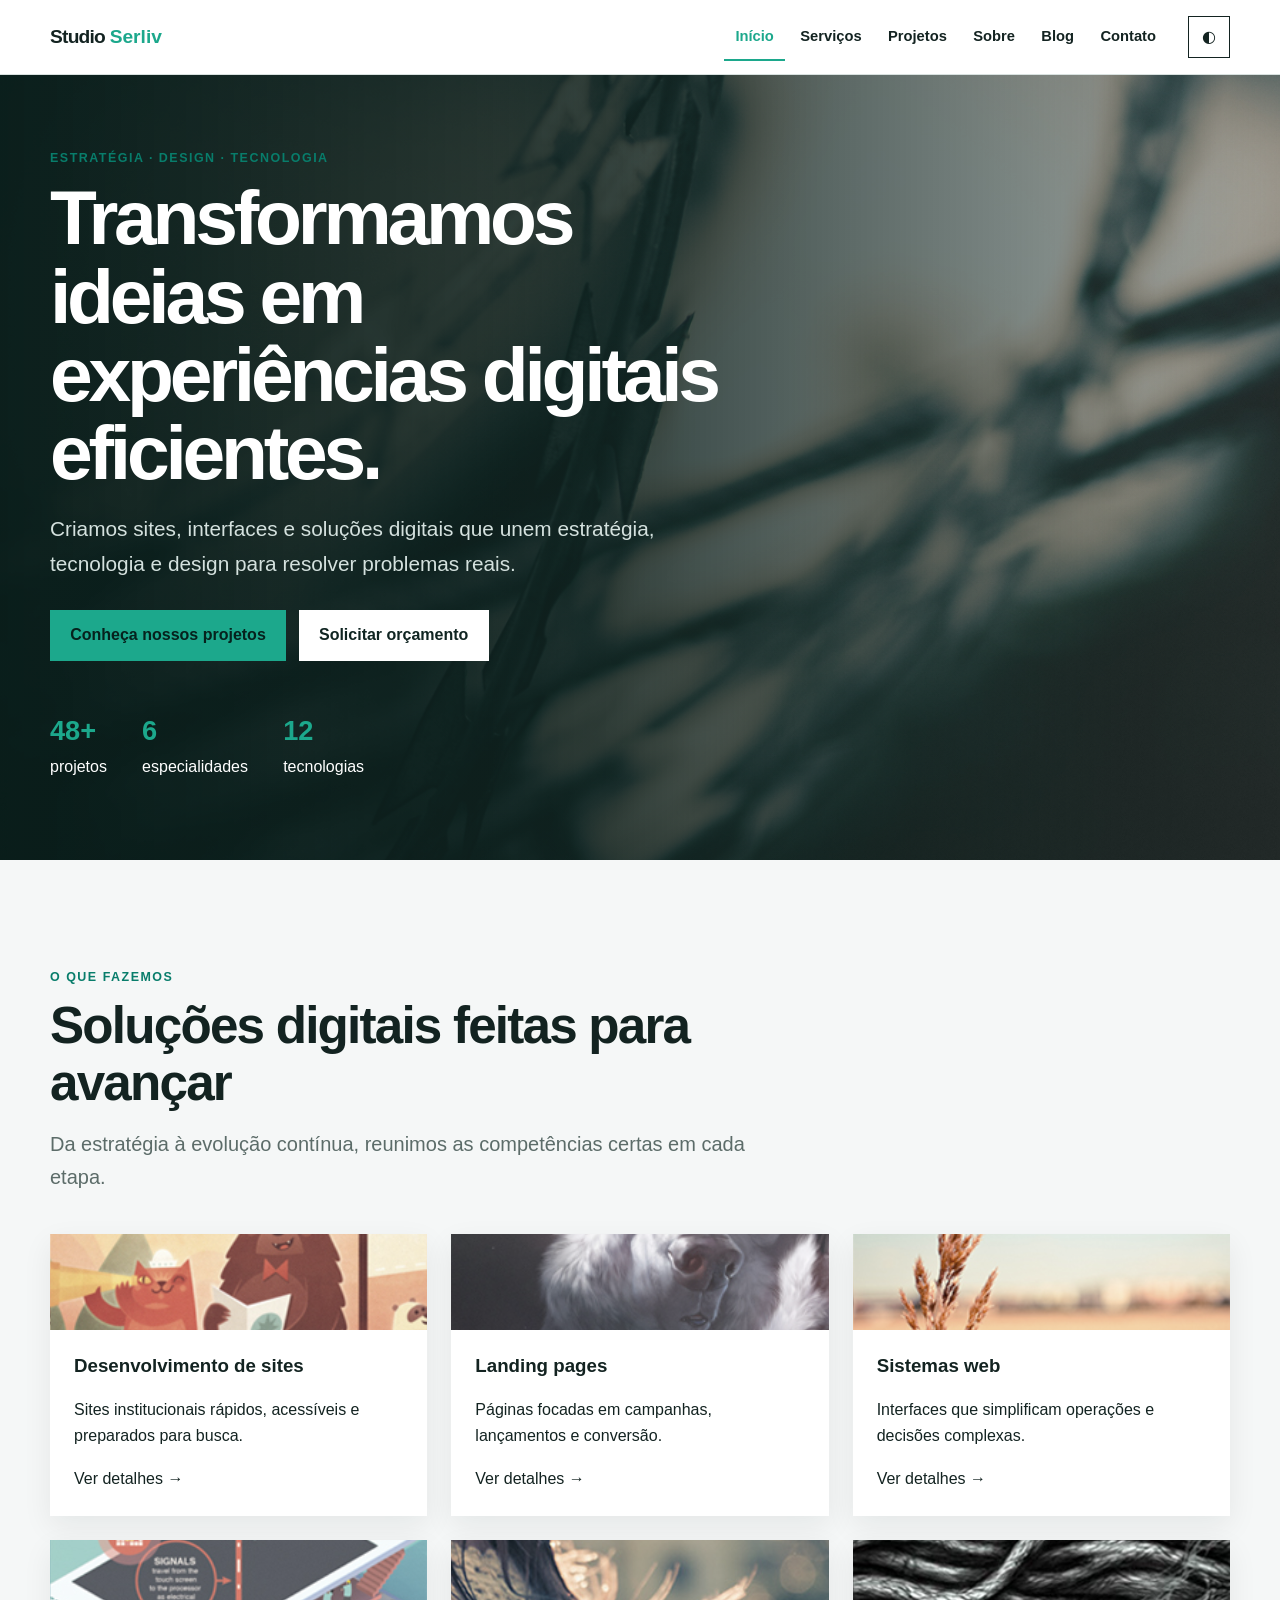
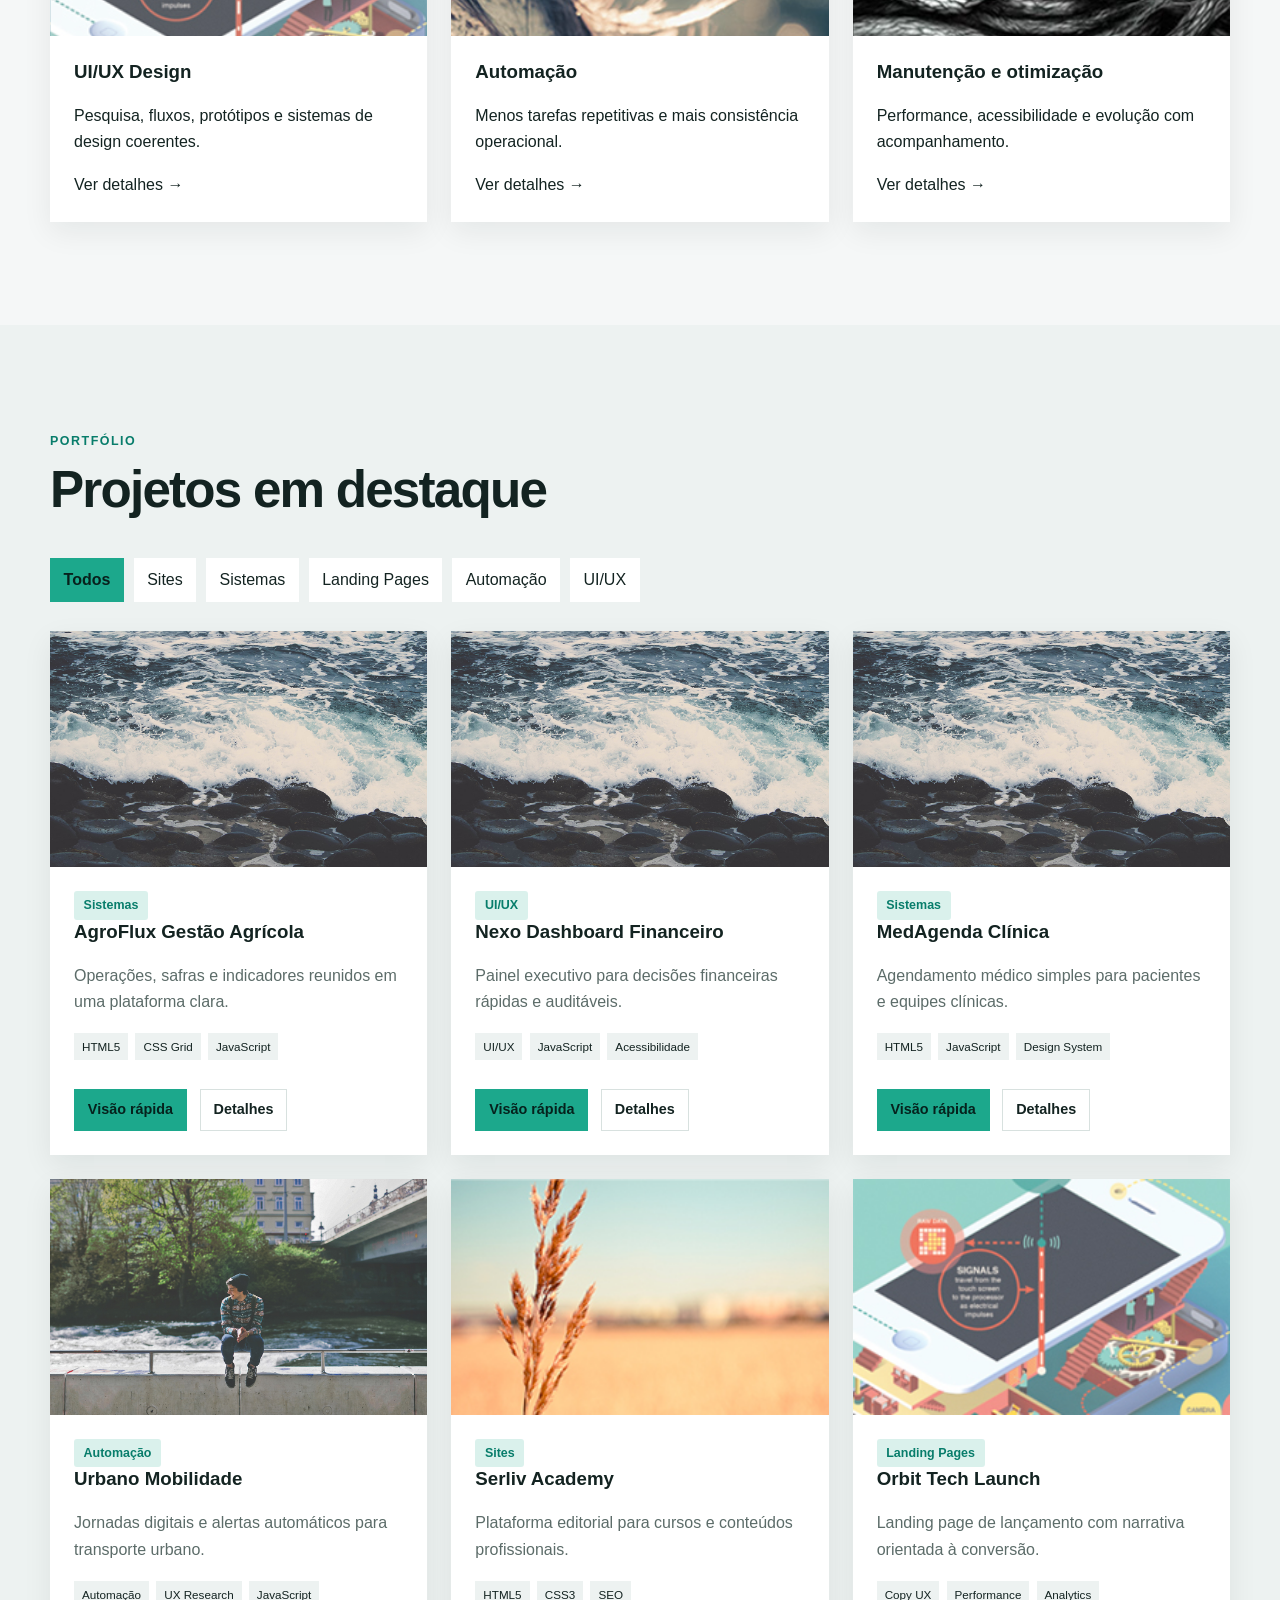
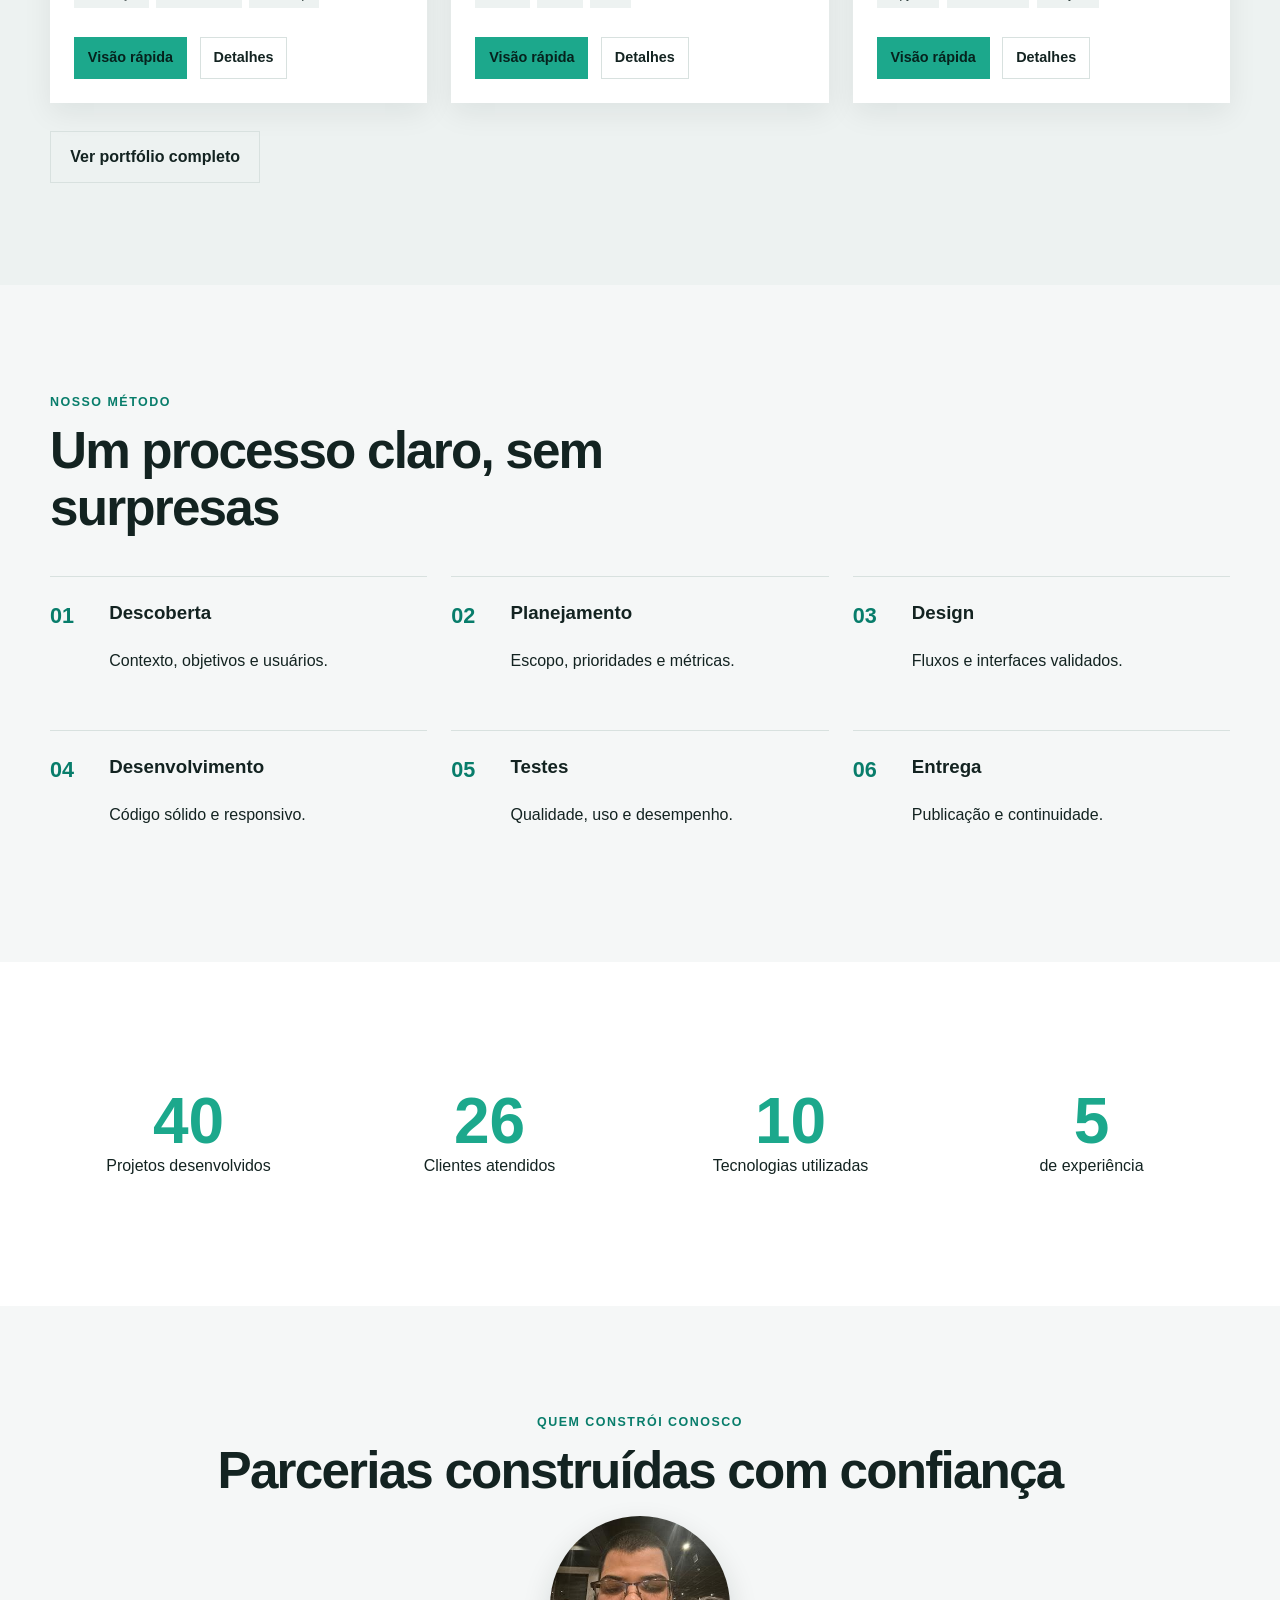
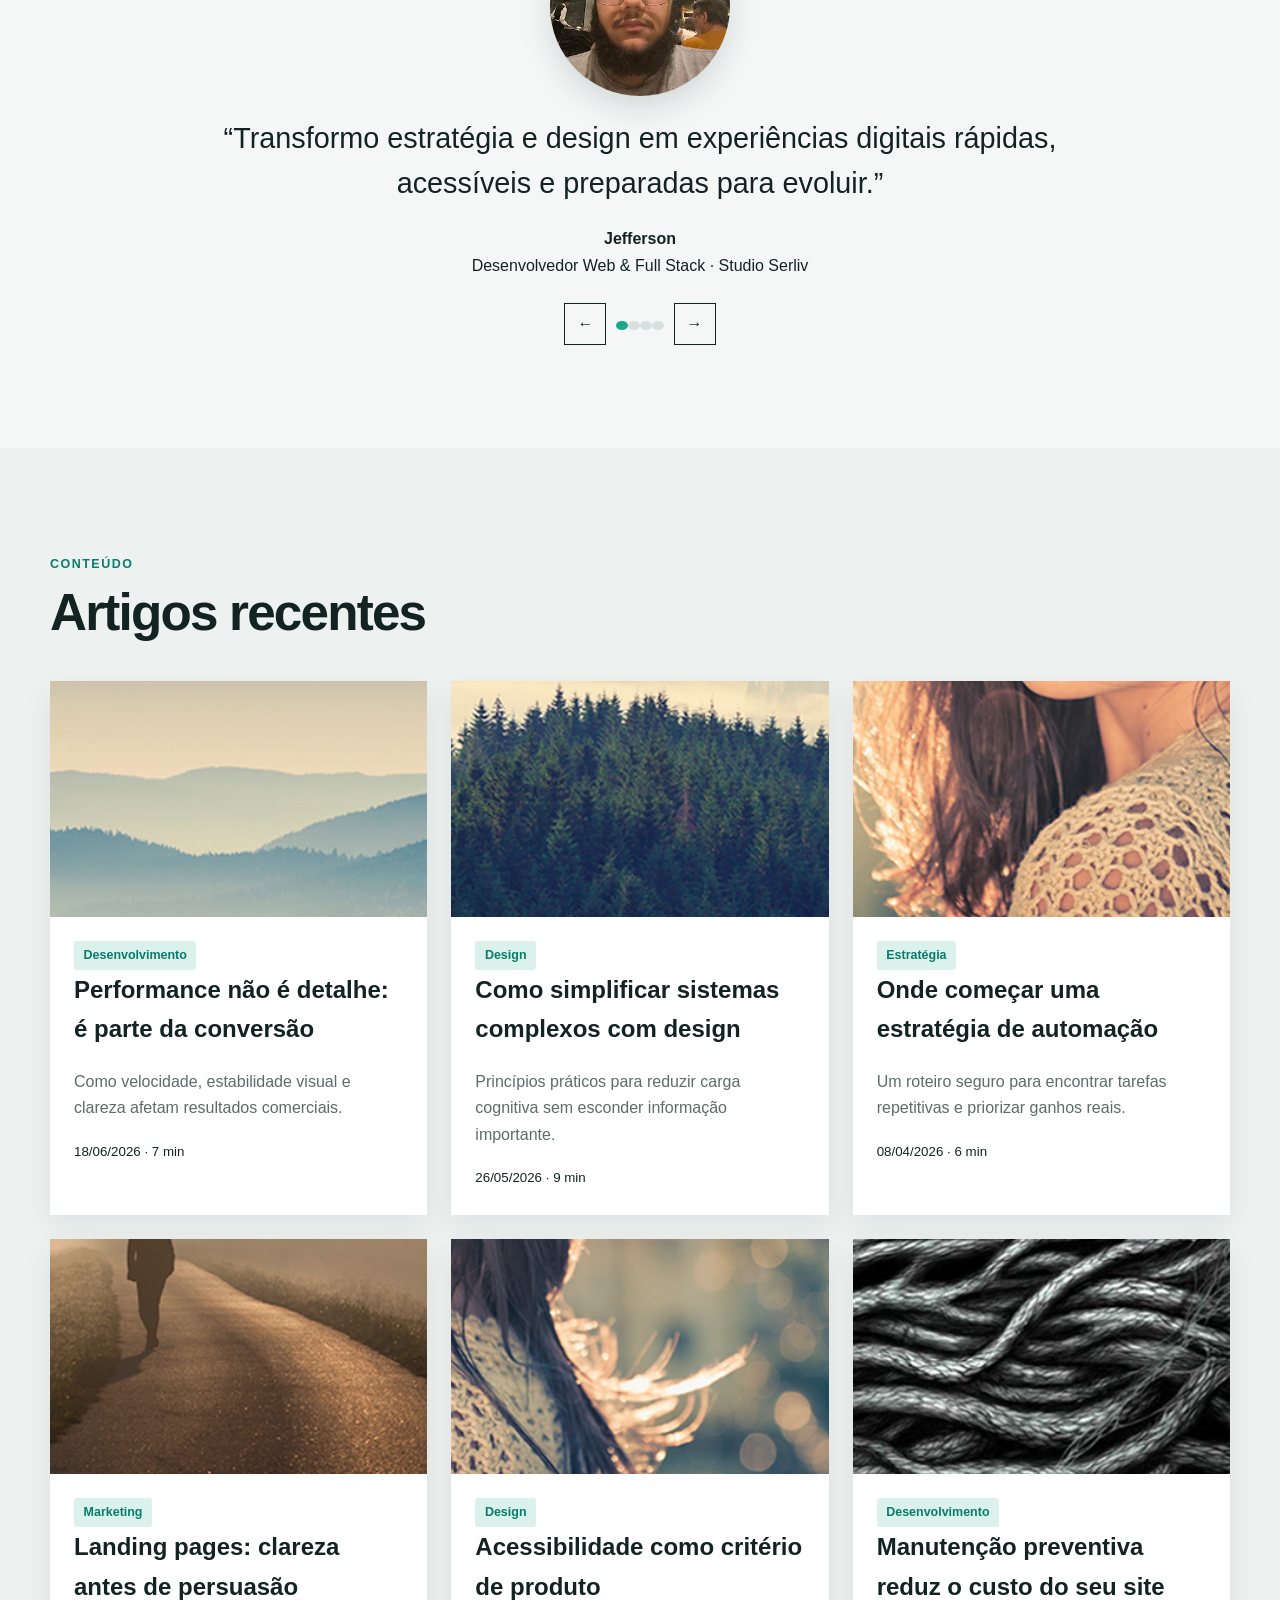
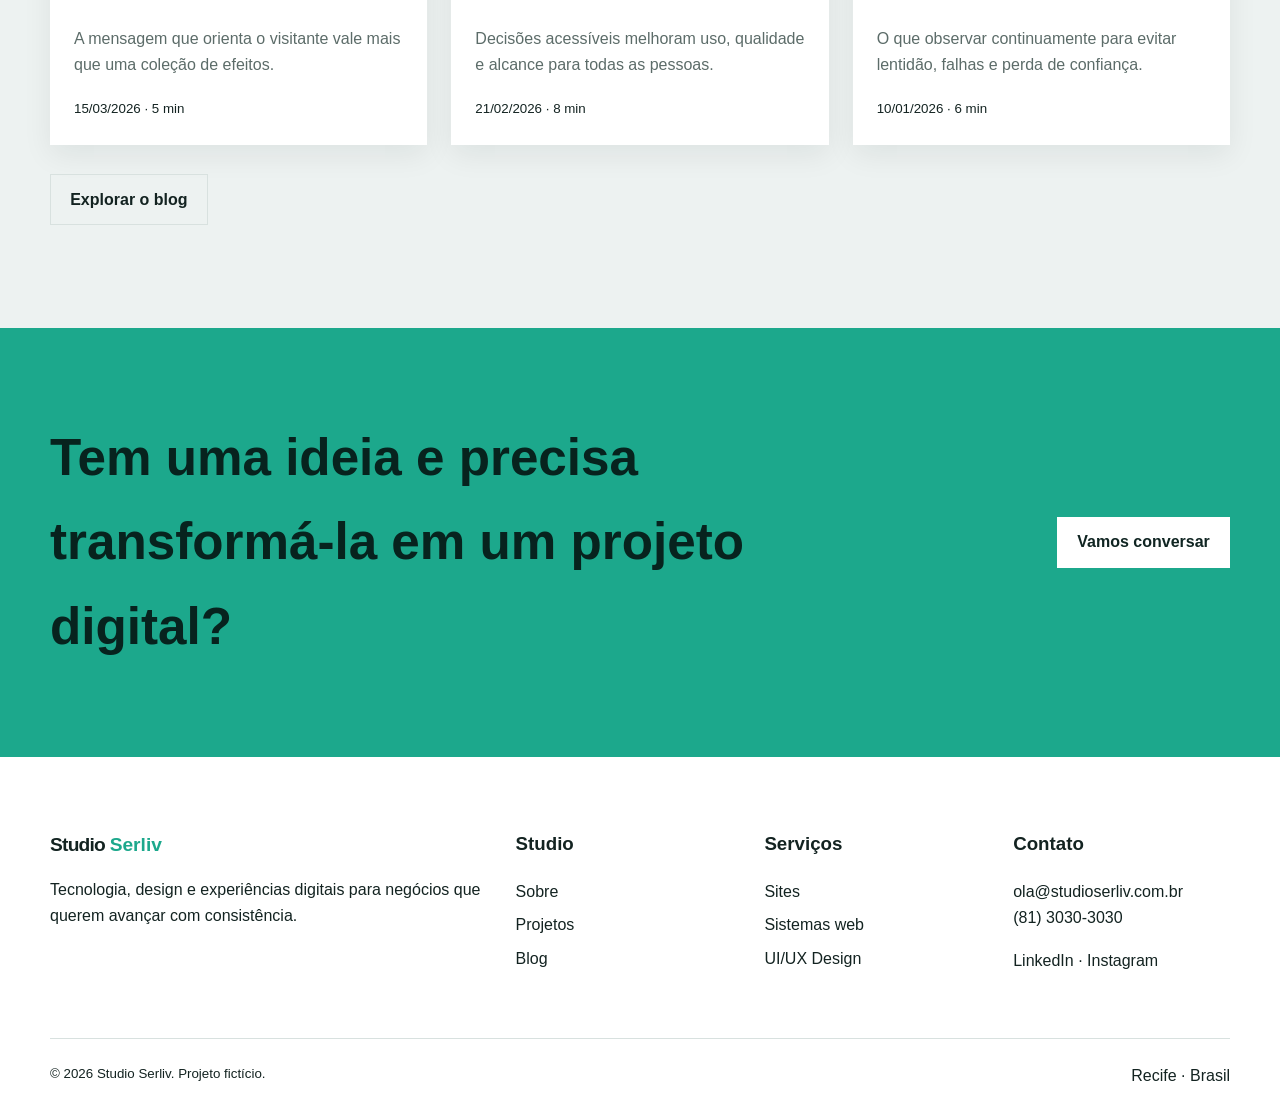
<file: index.html>
<!doctype html><html lang="pt-BR"><head><meta charset="utf-8"><meta name="viewport" content="width=device-width,initial-scale=1"><meta name="description" content="Studio Serliv: tecnologia, design e experiências digitais para empresas."><title>Studio Serliv | Tecnologia, design e experiências digitais</title><link rel="stylesheet" href="css/normalize.css"><link rel="stylesheet" href="css/global.css"><link rel="stylesheet" href="css/componentes.css"><link rel="stylesheet" href="css/paginas.css"><link rel="stylesheet" href="css/responsivo.css"><link rel="stylesheet" href="css/ajustes.css"></head><body data-prefixo=""><a class="pular" href="#conteudo">Pular para o conteúdo</a>
<header class="cabecalho"><div class="container cabecalho__interno"><a class="logo" href="index.html" aria-label="Studio Serliv, início">Studio <span>Serliv</span></a><nav class="menu" data-menu aria-label="Navegação principal"><ul class="menu__lista"><li><a href="index.html" aria-current="page">Início</a></li><li><a href="pages/servicos.html">Serviços</a></li><li><a href="pages/projetos.html">Projetos</a></li><li><a href="pages/sobre.html">Sobre</a></li><li><a href="pages/blog.html">Blog</a></li><li><a href="pages/contato.html">Contato</a></li></ul></nav><button class="icone-botao" data-tema aria-label="Alternar tema">◐</button><button class="icone-botao menu-toggle" data-menu-toggle aria-expanded="false" aria-label="Abrir menu">☰</button></div></header>
<main id="conteudo"><section class="hero"><div class="container"><div class="hero__conteudo revelar"><span class="sobretitulo">Estratégia · Design · Tecnologia</span><h1>Transformamos ideias em experiências digitais eficientes.</h1><p>Criamos sites, interfaces e soluções digitais que unem estratégia, tecnologia e design para resolver problemas reais.</p><div class="acoes"><a class="botao" href="pages/projetos.html">Conheça nossos projetos</a><a class="botao botao--claro" href="pages/contato.html#orcamento">Solicitar orçamento</a></div><div class="hero__numeros" aria-label="Indicadores do estúdio"><span class="hero__numero"><strong>48+</strong>projetos</span><span class="hero__numero"><strong>6</strong>especialidades</span><span class="hero__numero"><strong>12</strong>tecnologias</span></div></div></div></section>
<section class="secao" id="servicos"><div class="container"><header class="secao__cabecalho revelar"><span class="sobretitulo">O que fazemos</span><h2 class="titulo-secao">Soluções digitais feitas para avançar</h2><p class="texto-grande">Da estratégia à evolução contínua, reunimos as competências certas em cada etapa.</p></header><div class="grade grade--3">
<article class="card servico-card revelar"><h3>Desenvolvimento de sites</h3><p>Sites institucionais rápidos, acessíveis e preparados para busca.</p><a href="pages/servicos.html#sites">Ver detalhes →</a></article><article class="card servico-card revelar"><h3>Landing pages</h3><p>Páginas focadas em campanhas, lançamentos e conversão.</p><a href="pages/servicos.html#landing-pages">Ver detalhes →</a></article><article class="card servico-card revelar"><h3>Sistemas web</h3><p>Interfaces que simplificam operações e decisões complexas.</p><a href="pages/servicos.html#sistemas">Ver detalhes →</a></article><article class="card servico-card revelar"><h3>UI/UX Design</h3><p>Pesquisa, fluxos, protótipos e sistemas de design coerentes.</p><a href="pages/servicos.html#design">Ver detalhes →</a></article><article class="card servico-card revelar"><h3>Automação</h3><p>Menos tarefas repetitivas e mais consistência operacional.</p><a href="pages/servicos.html#automacao">Ver detalhes →</a></article><article class="card servico-card revelar"><h3>Manutenção e otimização</h3><p>Performance, acessibilidade e evolução com acompanhamento.</p><a href="pages/servicos.html#manutencao">Ver detalhes →</a></article></div></div></section>
<section class="secao secao--suave"><div class="container"><header class="secao__cabecalho"><span class="sobretitulo">Portfólio</span><h2 class="titulo-secao">Projetos em destaque</h2></header><div class="filtros" aria-label="Filtrar projetos"><button class="filtro ativo" data-filtro-projeto="Todos">Todos</button><button class="filtro" data-filtro-projeto="Sites">Sites</button><button class="filtro" data-filtro-projeto="Sistemas">Sistemas</button><button class="filtro" data-filtro-projeto="Landing Pages">Landing Pages</button><button class="filtro" data-filtro-projeto="Automação">Automação</button><button class="filtro" data-filtro-projeto="UI/UX">UI/UX</button></div><div class="grade grade--3" data-grade-projetos="destaques"></div><div class="acoes"><a class="botao botao--secundario" href="pages/projetos.html">Ver portfólio completo</a></div></div></section>
<section class="secao"><div class="container"><header class="secao__cabecalho"><span class="sobretitulo">Nosso método</span><h2 class="titulo-secao">Um processo claro, sem surpresas</h2></header><div class="grade grade--3 processo"><article class="processo__item"><h3>Descoberta</h3><p>Contexto, objetivos e usuários.</p></article><article class="processo__item"><h3>Planejamento</h3><p>Escopo, prioridades e métricas.</p></article><article class="processo__item"><h3>Design</h3><p>Fluxos e interfaces validados.</p></article><article class="processo__item"><h3>Desenvolvimento</h3><p>Código sólido e responsivo.</p></article><article class="processo__item"><h3>Testes</h3><p>Qualidade, uso e desempenho.</p></article><article class="processo__item"><h3>Entrega</h3><p>Publicação e continuidade.</p></article></div></div></section>
<section class="secao numeros"><div class="container grade grade--4"><article class="numero"><strong data-contador="48" data-sufixo="+">0</strong>Projetos desenvolvidos</article><article class="numero"><strong data-contador="31" data-sufixo="+">0</strong>Clientes atendidos</article><article class="numero"><strong data-contador="12" data-sufixo="+">0</strong>Tecnologias utilizadas</article><article class="numero"><strong data-contador="7" data-sufixo=" anos">0</strong>de experiência</article></div></section>
<section class="secao"><div class="container depoimentos" data-carrossel tabindex="0" aria-label="Depoimentos e equipe"><span class="sobretitulo">Quem constrói conosco</span><h2 class="titulo-secao">Parcerias construídas com confiança</h2><article class="depoimento" data-slide><img class="avatar avatar--principal" src="assets/imagens/foto-minha.jpg" alt="Jefferson, desenvolvedor web e full stack"><blockquote>“Transformo estratégia e design em experiências digitais rápidas, acessíveis e preparadas para evoluir.”</blockquote><strong>Jefferson</strong><p>Desenvolvedor Web &amp; Full Stack · Studio Serliv</p></article><article class="depoimento" data-slide><img class="avatar" src="assets/imagens/av01.jpg" alt="Retrato de Helena Prado"><blockquote>“A Serliv traduziu uma operação complexa em uma experiência que nossa equipe realmente usa.”</blockquote><strong>Helena Prado</strong><p>Diretora de Operações · AgroFlux</p></article><article class="depoimento" data-slide><img class="avatar" src="assets/imagens/av02.jpg" alt="Retrato de Bruno Lima"><blockquote>“Ganhamos clareza, velocidade e uma base que acompanha o crescimento da empresa.”</blockquote><strong>Bruno Lima</strong><p>CEO · Nexo Finance</p></article><article class="depoimento" data-slide><img class="avatar" src="assets/imagens/av03.jpg" alt="Retrato de Camila Torres"><blockquote>“O processo foi objetivo e transparente, da pesquisa aos testes com usuários.”</blockquote><strong>Camila Torres</strong><p>Head de Produto · MedAgenda</p></article><div class="carrossel__controles"><button class="icone-botao" data-anterior aria-label="Depoimento anterior">←</button><span data-indicadores></span><button class="icone-botao" data-proximo aria-label="Próximo depoimento">→</button></div></div></section>
<section class="secao secao--suave"><div class="container"><header class="secao__cabecalho"><span class="sobretitulo">Conteúdo</span><h2 class="titulo-secao">Artigos recentes</h2></header><div class="grade grade--3" data-grade-artigos></div><div class="acoes"><a class="botao botao--secundario" href="pages/blog.html">Explorar o blog</a></div><p data-vazio-artigos hidden class="vazio">Nenhum artigo encontrado.</p></div></section><section class="chamada"><div class="container chamada__interno"><h2>Tem uma ideia e precisa transformá-la em um projeto digital?</h2><a class="botao botao--claro" href="pages/contato.html">Vamos conversar</a></div></section></main>
<footer class="rodape"><div class="container"><div class="rodape__grade"><section><h2 class="logo">Studio <span>Serliv</span></h2><p>Tecnologia, design e experiências digitais para negócios que querem avançar com consistência.</p></section><nav aria-label="Links rápidos"><h3>Studio</h3><ul class="lista-limpa"><li><a href="pages/sobre.html">Sobre</a></li><li><a href="pages/projetos.html">Projetos</a></li><li><a href="pages/blog.html">Blog</a></li></ul></nav><nav aria-label="Serviços"><h3>Serviços</h3><ul class="lista-limpa"><li><a href="pages/servicos.html#sites">Sites</a></li><li><a href="pages/servicos.html#sistemas">Sistemas web</a></li><li><a href="pages/servicos.html#design">UI/UX Design</a></li></ul></nav><section><h3>Contato</h3><p><a href="mailto:ola@studioserliv.com.br">ola@studioserliv.com.br</a><br><a href="tel:+558130303030">(81) 3030-3030</a></p><p><a href="pages/contato.html">LinkedIn</a> · <a href="pages/contato.html">Instagram</a></p></section></div><div class="rodape__base"><small>© <span data-ano></span> Studio Serliv. Projeto fictício.</small><a href="pages/contato.html">Recife · Brasil</a></div></div></footer>
<div class="modal" data-modal role="dialog" aria-modal="true" aria-labelledby="modal-titulo"><div class="modal__conteudo"><button class="icone-botao modal__fechar" data-fechar-modal aria-label="Fechar modal">×</button><div data-modal-conteudo></div></div></div><div class="toast-container" aria-live="polite"></div><button class="icone-botao voltar-topo" data-voltar-topo aria-label="Voltar ao topo">↑</button><script src="js/principal.js"></script><script src="js/menu.js"></script><script src="js/tema.js"></script><script src="js/slider.js"></script><script src="js/projetos.js"></script><script src="js/blog.js"></script></body></html>
</file>
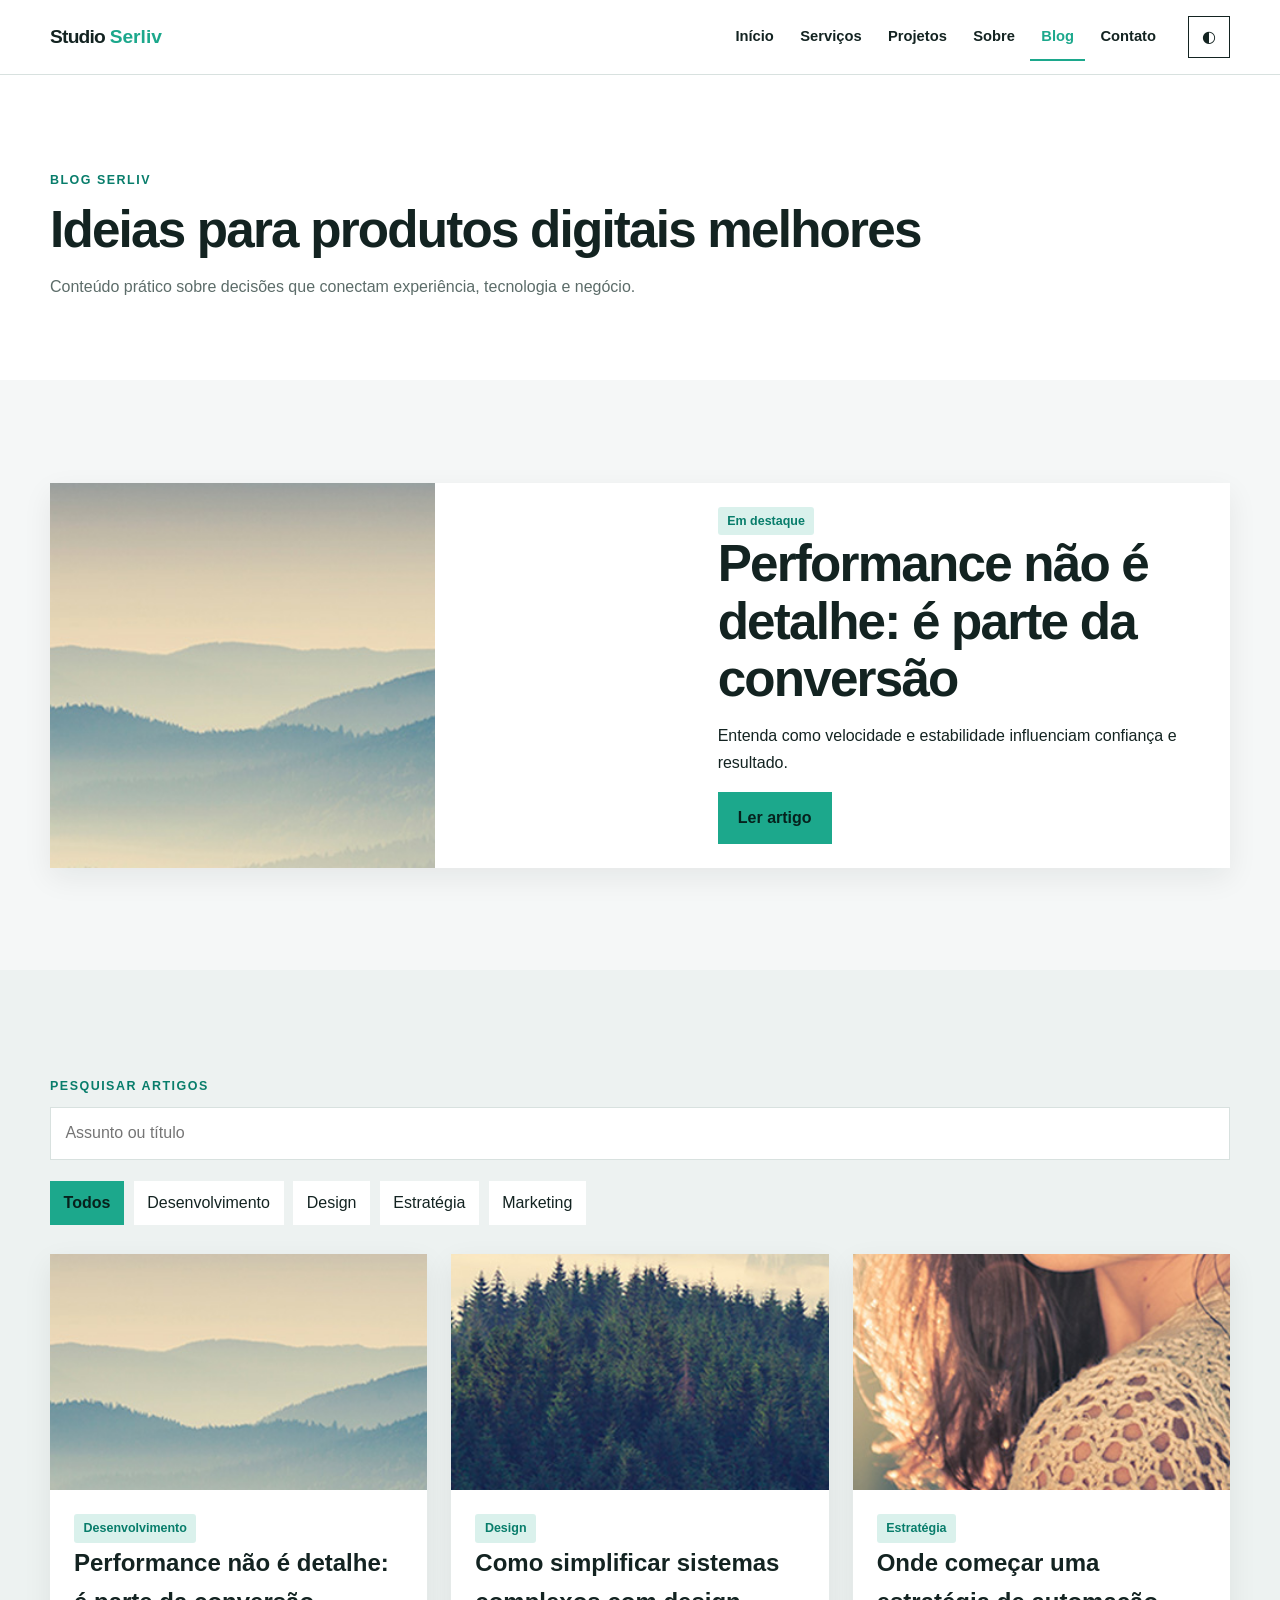
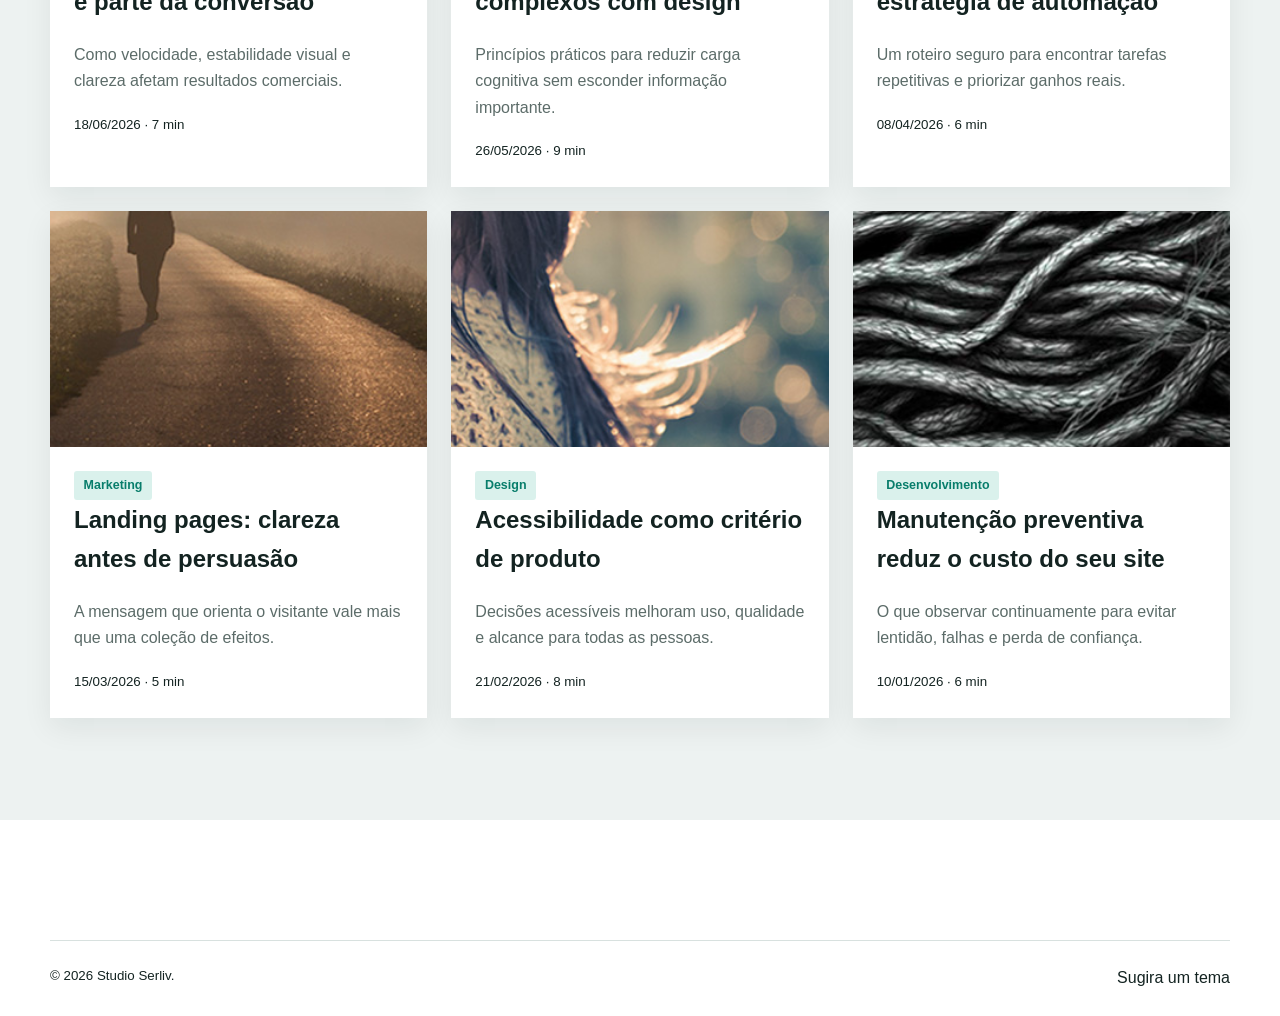
<file: pages/blog.html>
<!doctype html><html lang="pt-BR"><head><meta charset="utf-8"><meta name="viewport" content="width=device-width,initial-scale=1"><meta name="description" content="Artigos do Studio Serliv sobre design, desenvolvimento, estratégia e automação."><title>Blog | Studio Serliv</title><link rel="stylesheet" href="../css/normalize.css"><link rel="stylesheet" href="../css/global.css"><link rel="stylesheet" href="../css/componentes.css"><link rel="stylesheet" href="../css/paginas.css"><link rel="stylesheet" href="../css/responsivo.css"><link rel="stylesheet" href="../css/ajustes.css"></head><body data-prefixo="../"><a class="pular" href="#conteudo">Pular para o conteúdo</a><header class="cabecalho"><div class="container cabecalho__interno"><a class="logo" href="../index.html">Studio <span>Serliv</span></a><nav class="menu" data-menu><ul class="menu__lista"><li><a href="../index.html">Início</a></li><li><a href="servicos.html">Serviços</a></li><li><a href="projetos.html">Projetos</a></li><li><a href="sobre.html">Sobre</a></li><li><a href="blog.html" aria-current="page">Blog</a></li><li><a href="contato.html">Contato</a></li></ul></nav><button class="icone-botao" data-tema>◐</button><button class="icone-botao menu-toggle" data-menu-toggle aria-expanded="false">☰</button></div></header><main id="conteudo"><section class="pagina-topo"><div class="container"><span class="sobretitulo">Blog Serliv</span><h1 class="titulo-secao">Ideias para produtos digitais melhores</h1><p>Conteúdo prático sobre decisões que conectam experiência, tecnologia e negócio.</p></div></section><section class="secao"><div class="container"><article class="card artigo-destaque"><img src="../assets/imagens/01.jpg" alt="Mesa de trabalho representando performance digital"><div class="card__corpo"><span class="etiqueta">Em destaque</span><h2 class="titulo-secao">Performance não é detalhe: é parte da conversão</h2><p>Entenda como velocidade e estabilidade influenciam confiança e resultado.</p><a class="botao" href="artigo.html?id=performance-que-converte">Ler artigo</a></div></article></div></section><section class="secao secao--suave"><div class="container"><label><span class="sobretitulo">Pesquisar artigos</span><input class="busca" type="search" data-pesquisa-artigo placeholder="Assunto ou título"></label><div class="filtros"><button class="filtro ativo" data-filtro-artigo="Todos">Todos</button><button class="filtro" data-filtro-artigo="Desenvolvimento">Desenvolvimento</button><button class="filtro" data-filtro-artigo="Design">Design</button><button class="filtro" data-filtro-artigo="Estratégia">Estratégia</button><button class="filtro" data-filtro-artigo="Marketing">Marketing</button></div><div class="grade grade--3" data-grade-artigos></div><p class="vazio" data-vazio-artigos hidden>Nenhum artigo corresponde à pesquisa.</p></div></section></main><footer class="rodape"><div class="container rodape__base"><small>© <span data-ano></span> Studio Serliv.</small><a href="contato.html">Sugira um tema</a></div></footer><button class="icone-botao voltar-topo" data-voltar-topo>↑</button><script src="../js/principal.js"></script><script src="../js/menu.js"></script><script src="../js/tema.js"></script><script src="../js/blog.js"></script></body></html>
</file>
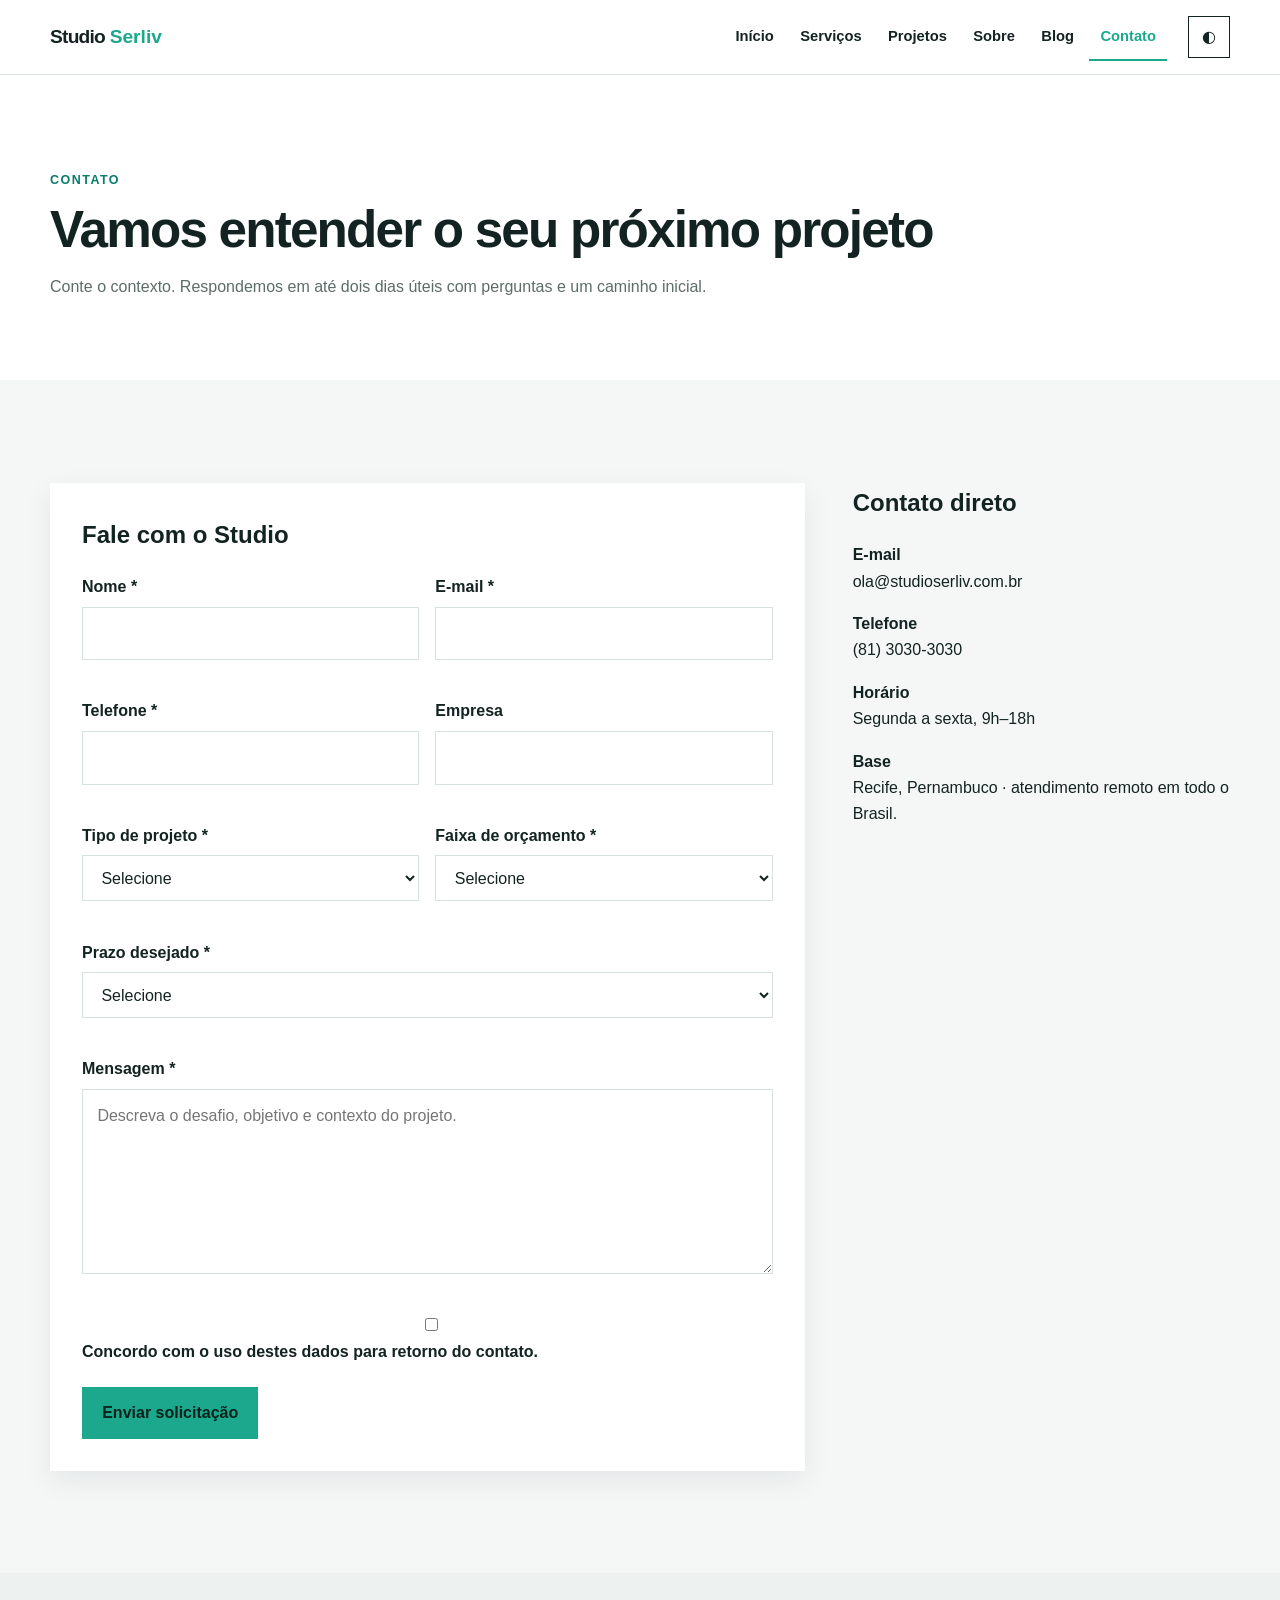
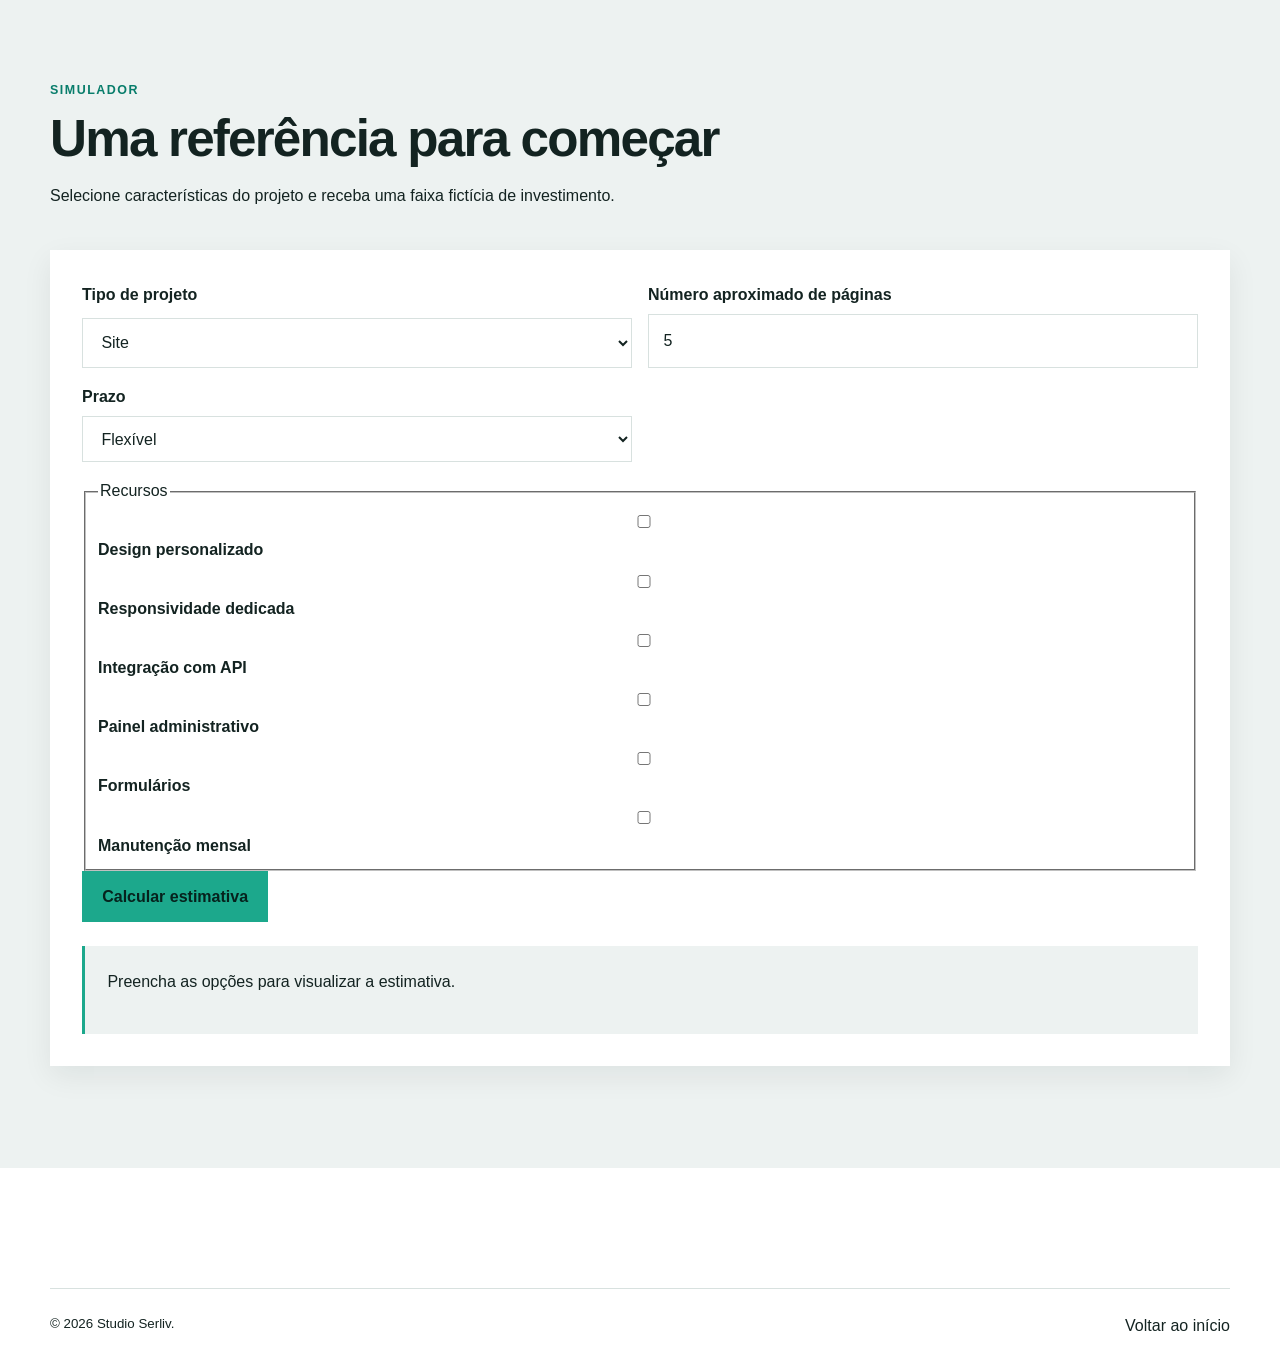
<file: pages/contato.html>
<!doctype html><html lang="pt-BR"><head><meta charset="utf-8"><meta name="viewport" content="width=device-width,initial-scale=1"><meta name="description" content="Converse com o Studio Serliv e simule o orçamento do seu projeto digital."><title>Contato e orçamento | Studio Serliv</title><link rel="stylesheet" href="../css/normalize.css"><link rel="stylesheet" href="../css/global.css"><link rel="stylesheet" href="../css/componentes.css"><link rel="stylesheet" href="../css/paginas.css"><link rel="stylesheet" href="../css/responsivo.css"><link rel="stylesheet" href="../css/ajustes.css"></head><body data-prefixo="../"><a class="pular" href="#conteudo">Pular para o conteúdo</a><header class="cabecalho"><div class="container cabecalho__interno"><a class="logo" href="../index.html">Studio <span>Serliv</span></a><nav class="menu" data-menu><ul class="menu__lista"><li><a href="../index.html">Início</a></li><li><a href="servicos.html">Serviços</a></li><li><a href="projetos.html">Projetos</a></li><li><a href="sobre.html">Sobre</a></li><li><a href="blog.html">Blog</a></li><li><a href="contato.html" aria-current="page">Contato</a></li></ul></nav><button class="icone-botao" data-tema aria-label="Alternar tema">◐</button><button class="icone-botao menu-toggle" data-menu-toggle aria-expanded="false">☰</button></div></header><main id="conteudo"><section class="pagina-topo"><div class="container"><span class="sobretitulo">Contato</span><h1 class="titulo-secao">Vamos entender o seu próximo projeto</h1><p>Conte o contexto. Respondemos em até dois dias úteis com perguntas e um caminho inicial.</p></div></section><section class="secao"><div class="container contato-layout"><form class="card formulario" data-formulario novalidate><h2>Fale com o Studio</h2><div class="formulario__grade">
<div class="campo"><label for="nome">Nome *</label><input id="nome" name="nome" autocomplete="name" required><small class="campo__erro"></small></div><div class="campo"><label for="email">E-mail *</label><input id="email" name="email" type="email" autocomplete="email" required><small class="campo__erro"></small></div><div class="campo"><label for="telefone">Telefone *</label><input id="telefone" name="telefone" type="tel" autocomplete="tel" required><small class="campo__erro"></small></div><div class="campo"><label for="empresa">Empresa</label><input id="empresa" name="empresa" autocomplete="organization"><small class="campo__erro"></small></div><div class="campo"><label for="tipo">Tipo de projeto *</label><select id="tipo" name="tipo" required><option value="">Selecione</option><option>Site institucional</option><option>Landing page</option><option>Sistema web</option><option>UI/UX Design</option><option>Automação</option><option>Manutenção</option></select><small class="campo__erro"></small></div><div class="campo"><label for="faixa">Faixa de orçamento *</label><select id="faixa" name="faixa" required><option value="">Selecione</option><option>Até R$ 5 mil</option><option>R$ 5 mil a R$ 15 mil</option><option>R$ 15 mil a R$ 30 mil</option><option>Acima de R$ 30 mil</option></select><small class="campo__erro"></small></div><div class="campo campo--total"><label for="prazo">Prazo desejado *</label><select id="prazo" name="prazo" required><option value="">Selecione</option><option>Até 30 dias</option><option>2 a 3 meses</option><option>Mais de 3 meses</option><option>A definir</option></select><small class="campo__erro"></small></div><div class="campo campo--total"><label for="mensagem">Mensagem *</label><textarea id="mensagem" name="mensagem" rows="6" minlength="30" required placeholder="Descreva o desafio, objetivo e contexto do projeto."></textarea><small class="campo__erro"></small></div><div class="campo campo--total"><label><input name="consentimento" type="checkbox" required> Concordo com o uso destes dados para retorno do contato.</label><small class="campo__erro"></small></div></div><button class="botao" type="submit">Enviar solicitação</button><p data-sucesso hidden role="status">Obrigado! Sua solicitação simulada foi registrada.</p></form><aside><h2>Contato direto</h2><p><strong>E-mail</strong><br><a href="mailto:ola@studioserliv.com.br">ola@studioserliv.com.br</a></p><p><strong>Telefone</strong><br><a href="tel:+558130303030">(81) 3030-3030</a></p><p><strong>Horário</strong><br>Segunda a sexta, 9h–18h</p><p><strong>Base</strong><br>Recife, Pernambuco · atendimento remoto em todo o Brasil.</p></aside></div></section>
<section class="secao secao--suave" id="orcamento"><div class="container"><header class="secao__cabecalho"><span class="sobretitulo">Simulador</span><h2 class="titulo-secao">Uma referência para começar</h2><p>Selecione características do projeto e receba uma faixa fictícia de investimento.</p></header><form class="card orcamento" data-orcamento><div class="formulario__grade"><div class="campo"><label for="orc-tipo">Tipo de projeto</label><select id="orc-tipo" name="tipo"><option value="site">Site</option><option value="landing">Landing page</option><option value="sistema">Sistema web</option><option value="automacao">Automação</option></select></div><div class="campo"><label for="paginas">Número aproximado de páginas</label><input id="paginas" name="paginas" type="number" min="1" max="50" value="5"></div><div class="campo"><label for="orc-prazo">Prazo</label><select id="orc-prazo" name="prazo"><option value="normal">Flexível</option><option value="urgente">Urgente</option></select></div><fieldset class="campo campo--total"><legend>Recursos</legend><label><input type="checkbox" value="1800" data-nome="Design personalizado"> Design personalizado</label><label><input type="checkbox" value="600" data-nome="Responsividade"> Responsividade dedicada</label><label><input type="checkbox" value="2200" data-nome="Integração com API"> Integração com API</label><label><input type="checkbox" value="4500" data-nome="Painel administrativo"> Painel administrativo</label><label><input type="checkbox" value="700" data-nome="Formulários"> Formulários</label><label><input type="checkbox" value="900" data-nome="Manutenção mensal"> Manutenção mensal</label></fieldset></div><button class="botao" type="submit">Calcular estimativa</button><div class="orcamento__resultado" data-resultado-orcamento tabindex="-1" aria-live="polite"><p>Preencha as opções para visualizar a estimativa.</p></div></form></div></section></main><footer class="rodape"><div class="container rodape__base"><small>© <span data-ano></span> Studio Serliv.</small><a href="../index.html">Voltar ao início</a></div></footer><div class="toast-container" aria-live="polite"></div><button class="icone-botao voltar-topo" data-voltar-topo>↑</button><script src="../js/principal.js"></script><script src="../js/menu.js"></script><script src="../js/tema.js"></script><script src="../js/formulario.js"></script><script src="../js/orcamento.js"></script></body></html>
</file>
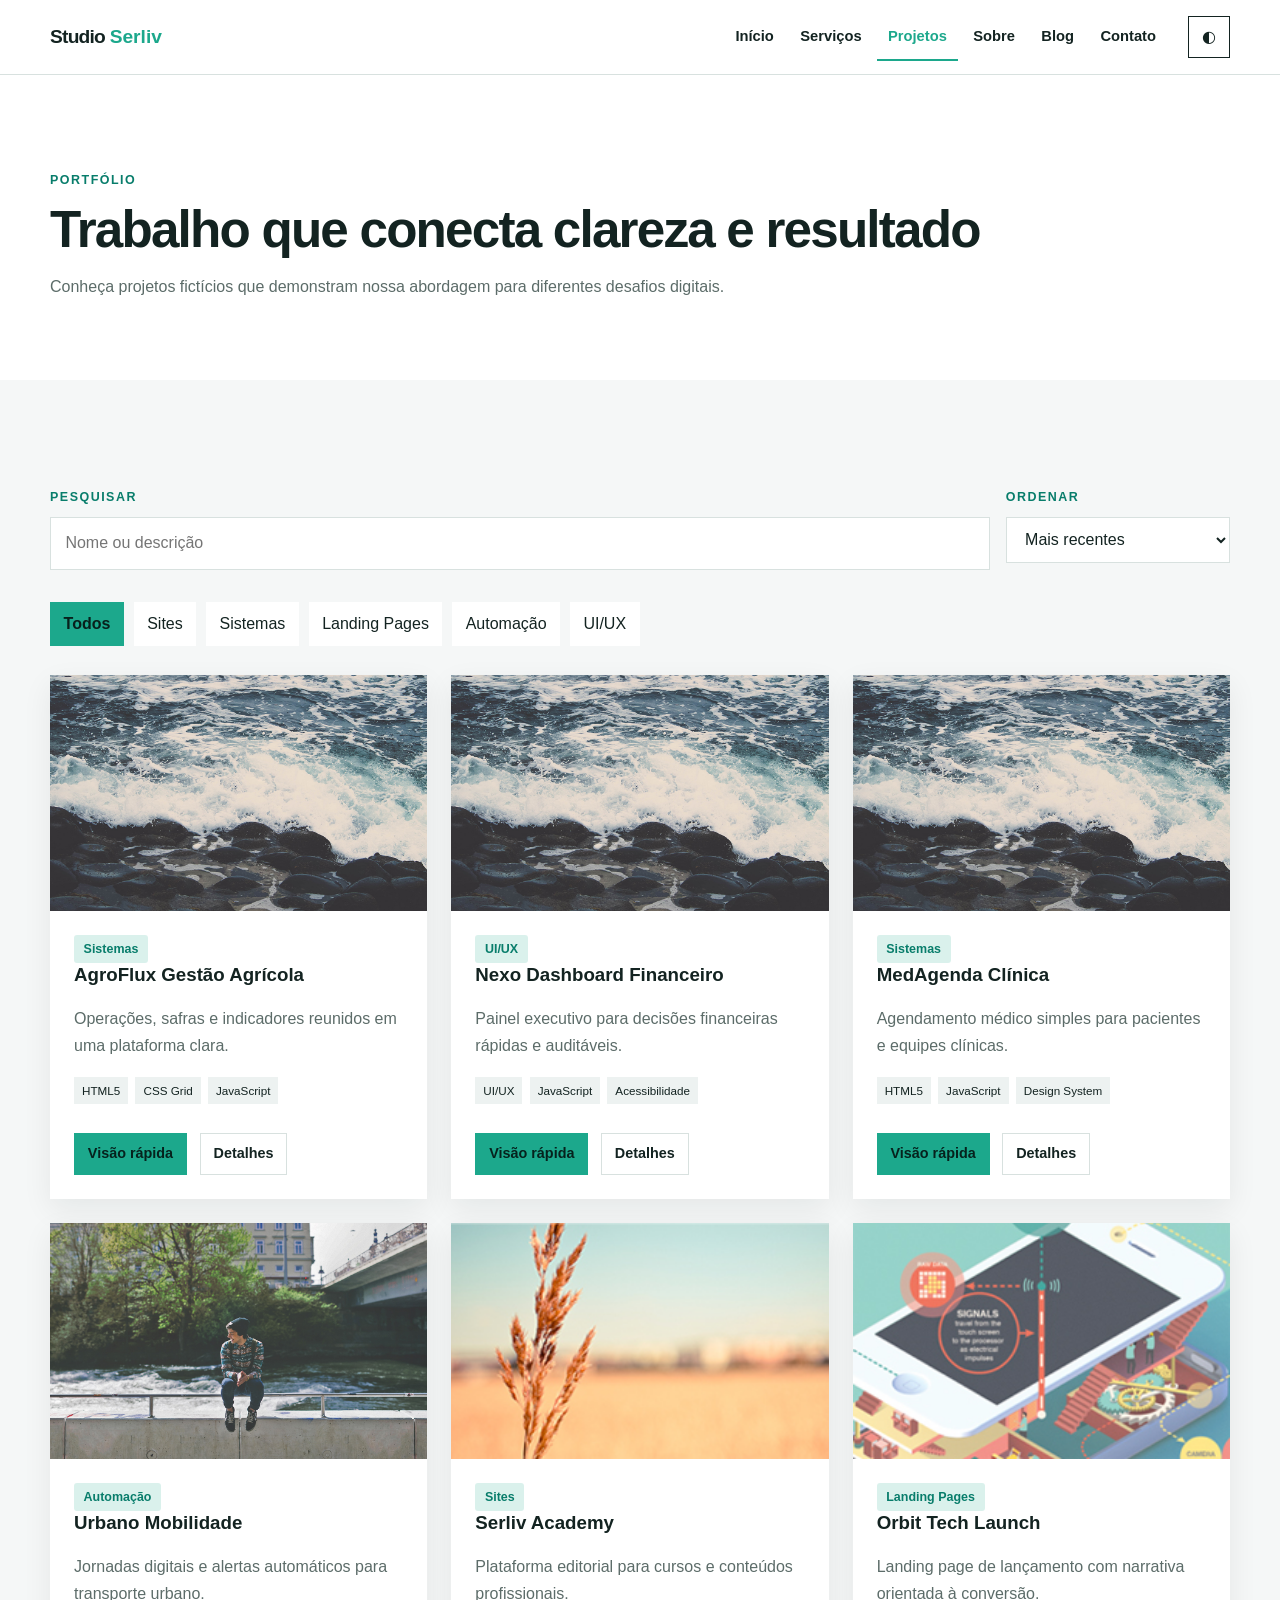
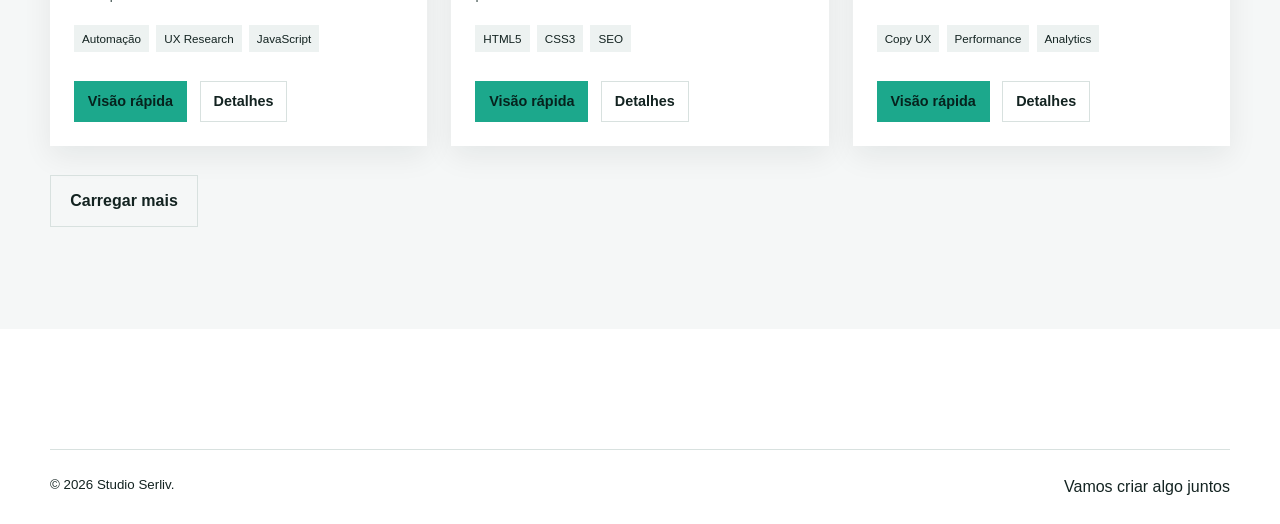
<file: pages/projetos.html>
<!doctype html><html lang="pt-BR"><head><meta charset="utf-8"><meta name="viewport" content="width=device-width,initial-scale=1"><meta name="description" content="Portfólio de sites, sistemas, automações e interfaces criados pelo Studio Serliv."><title>Projetos | Studio Serliv</title><link rel="stylesheet" href="../css/normalize.css"><link rel="stylesheet" href="../css/global.css"><link rel="stylesheet" href="../css/componentes.css"><link rel="stylesheet" href="../css/paginas.css"><link rel="stylesheet" href="../css/responsivo.css"><link rel="stylesheet" href="../css/ajustes.css"></head><body data-prefixo="../"><a class="pular" href="#conteudo">Pular para o conteúdo</a><header class="cabecalho"><div class="container cabecalho__interno"><a class="logo" href="../index.html">Studio <span>Serliv</span></a><nav class="menu" data-menu><ul class="menu__lista"><li><a href="../index.html">Início</a></li><li><a href="servicos.html">Serviços</a></li><li><a href="projetos.html" aria-current="page">Projetos</a></li><li><a href="sobre.html">Sobre</a></li><li><a href="blog.html">Blog</a></li><li><a href="contato.html">Contato</a></li></ul></nav><button class="icone-botao" data-tema aria-label="Alternar tema">◐</button><button class="icone-botao menu-toggle" data-menu-toggle aria-expanded="false" aria-label="Abrir menu">☰</button></div></header><main id="conteudo"><section class="pagina-topo"><div class="container"><span class="sobretitulo">Portfólio</span><h1 class="titulo-secao">Trabalho que conecta clareza e resultado</h1><p>Conheça projetos fictícios que demonstram nossa abordagem para diferentes desafios digitais.</p></div></section><section class="secao"><div class="container"><div class="barra-ferramentas"><label><span class="sobretitulo">Pesquisar</span><input class="busca" type="search" data-pesquisa-projeto placeholder="Nome ou descrição"></label><label><span class="sobretitulo">Ordenar</span><select class="busca" data-ordem-projeto><option value="data">Mais recentes</option><option value="nome">Nome A–Z</option></select></label></div><div class="filtros"><button class="filtro ativo" data-filtro-projeto="Todos">Todos</button><button class="filtro" data-filtro-projeto="Sites">Sites</button><button class="filtro" data-filtro-projeto="Sistemas">Sistemas</button><button class="filtro" data-filtro-projeto="Landing Pages">Landing Pages</button><button class="filtro" data-filtro-projeto="Automação">Automação</button><button class="filtro" data-filtro-projeto="UI/UX">UI/UX</button></div><div class="grade grade--3" data-grade-projetos="todos"></div><p class="vazio" data-vazio hidden>Nenhum projeto corresponde à sua busca.</p><div class="acoes"><button class="botao botao--secundario" data-carregar-mais>Carregar mais</button></div></div></section></main><footer class="rodape"><div class="container rodape__base"><small>© <span data-ano></span> Studio Serliv.</small><a href="contato.html">Vamos criar algo juntos</a></div></footer><div class="modal" data-modal role="dialog" aria-modal="true" aria-labelledby="modal-titulo"><div class="modal__conteudo"><button class="icone-botao modal__fechar" data-fechar-modal aria-label="Fechar modal">×</button><div data-modal-conteudo></div></div></div><button class="icone-botao voltar-topo" data-voltar-topo aria-label="Voltar ao topo">↑</button><script src="../js/principal.js"></script><script src="../js/menu.js"></script><script src="../js/tema.js"></script><script src="../js/projetos.js"></script></body></html>
</file>
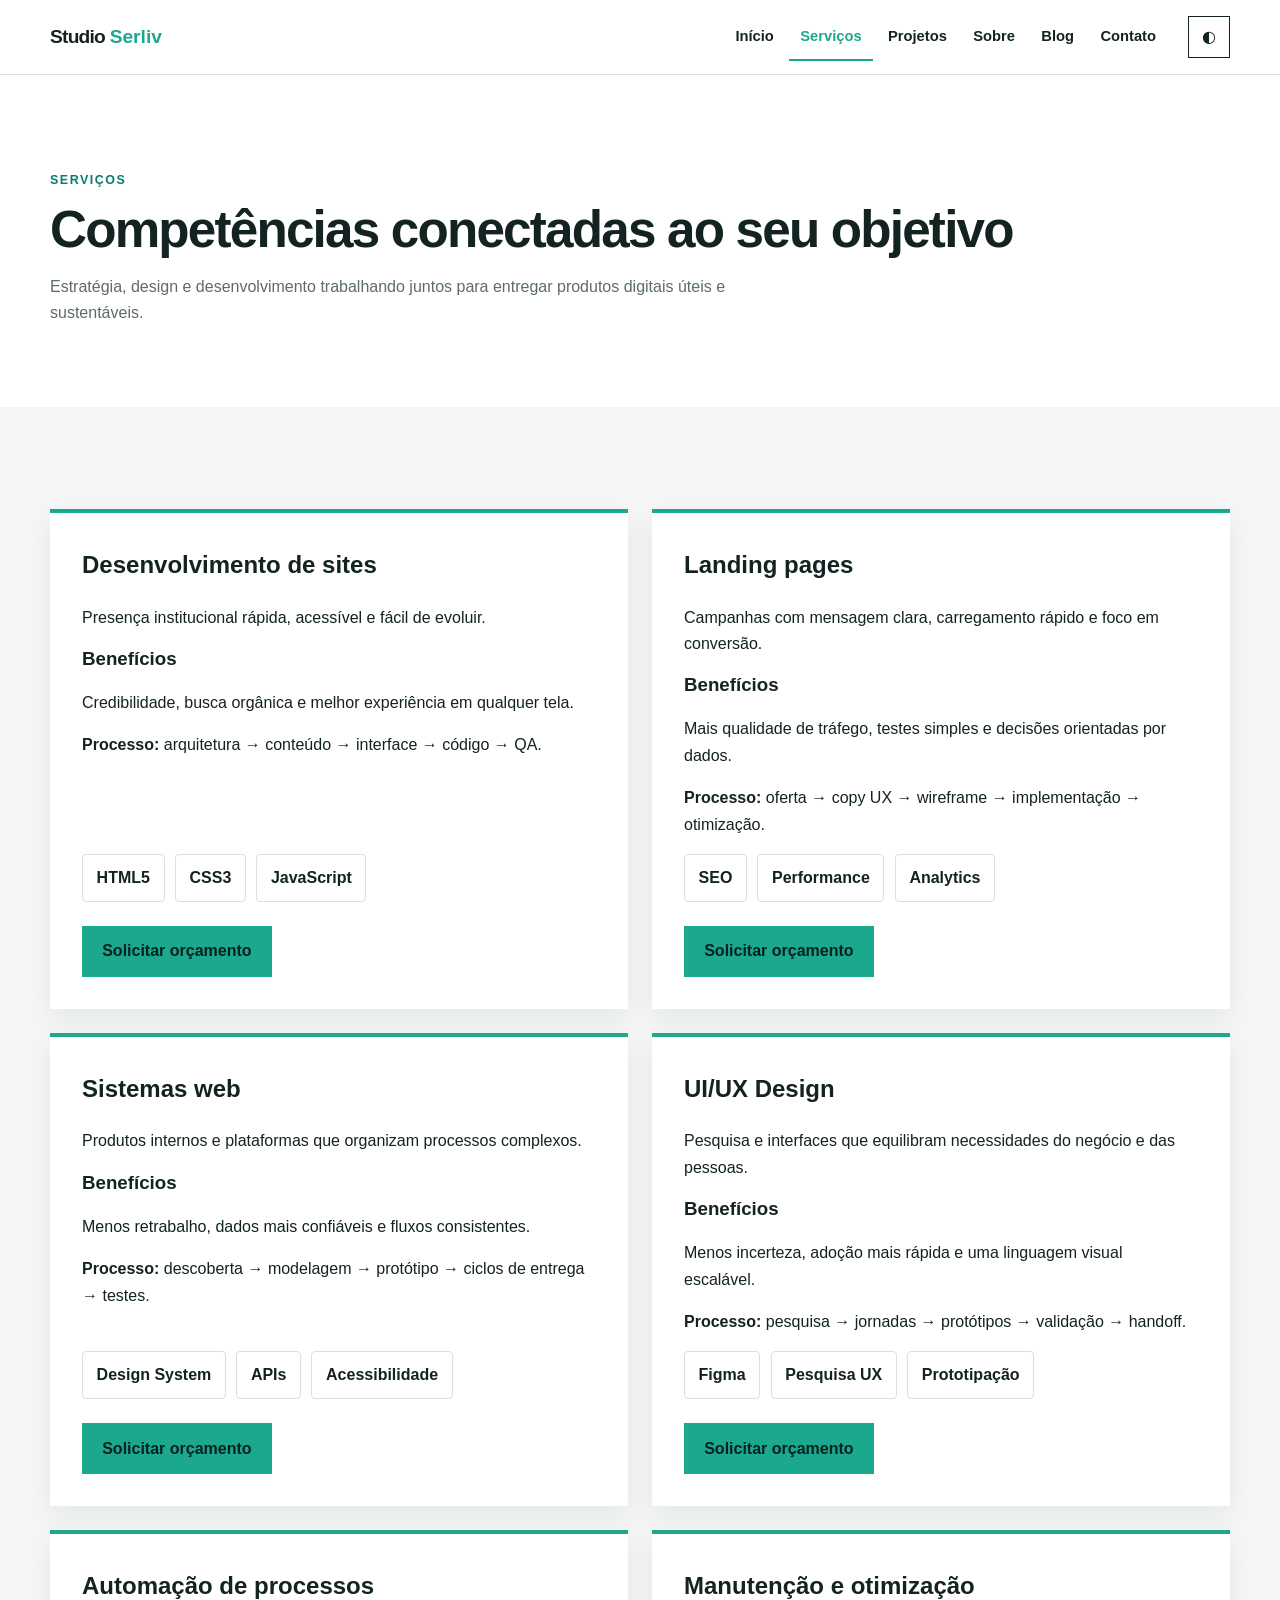
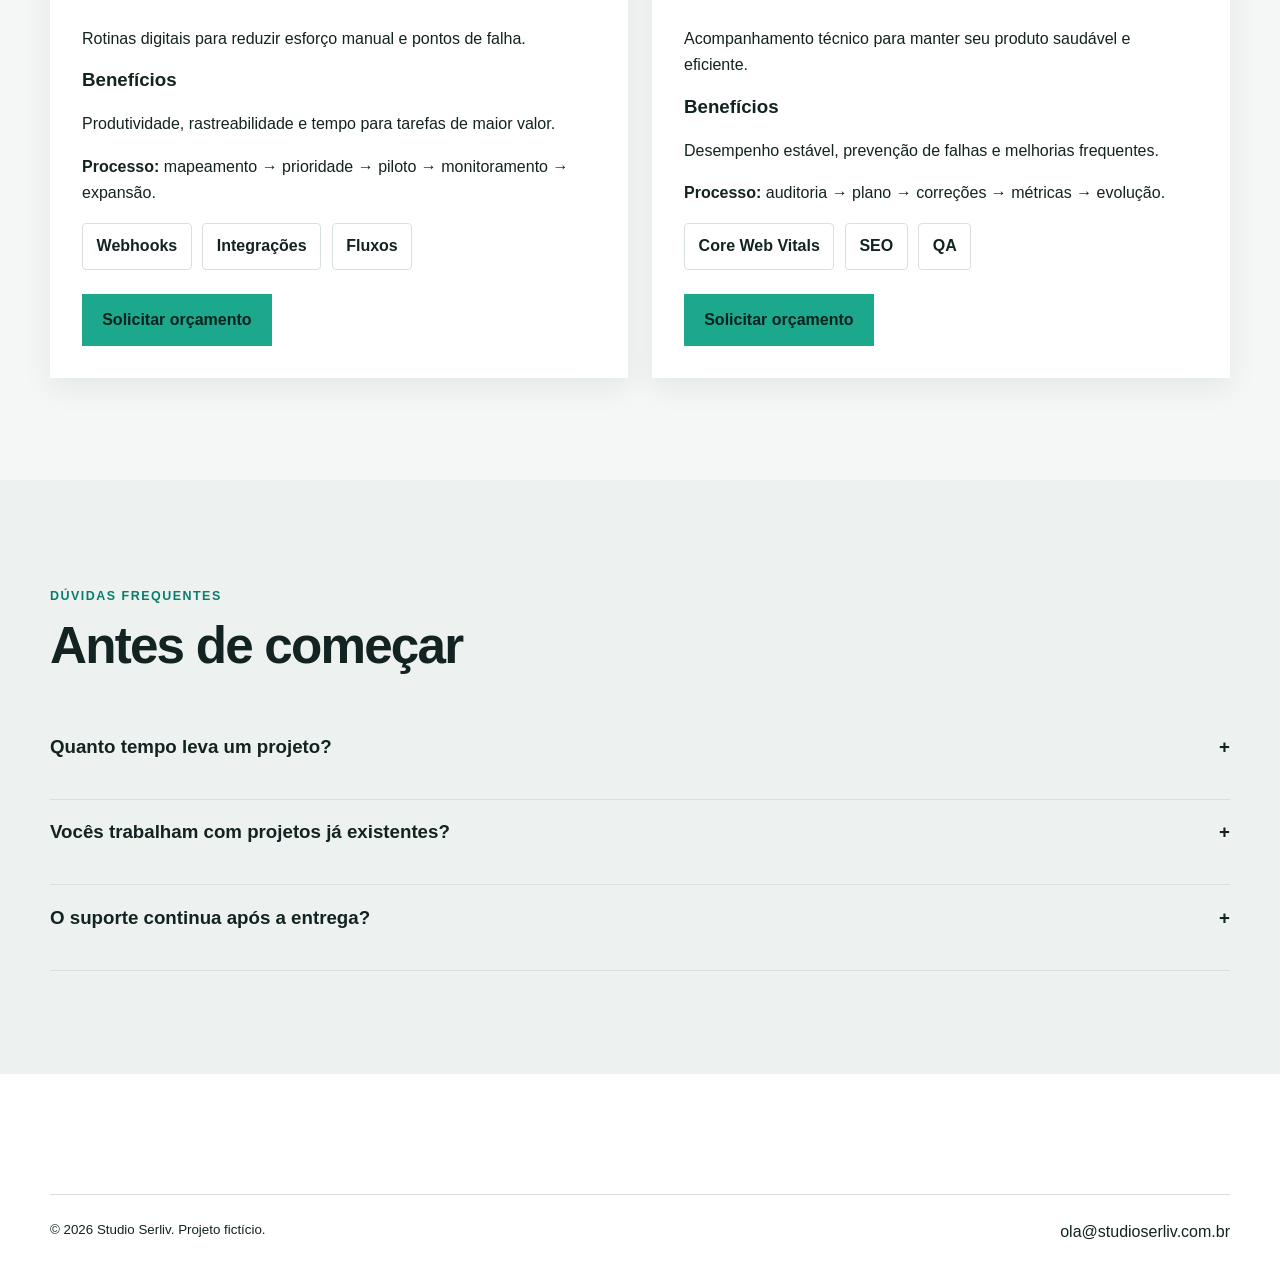
<file: pages/servicos.html>
<!doctype html><html lang="pt-BR"><head><meta charset="utf-8"><meta name="viewport" content="width=device-width,initial-scale=1"><meta name="description" content="Serviços de sites, sistemas, UI/UX, automação e otimização do Studio Serliv."><title>Serviços | Studio Serliv</title><link rel="stylesheet" href="../css/normalize.css"><link rel="stylesheet" href="../css/global.css"><link rel="stylesheet" href="../css/componentes.css"><link rel="stylesheet" href="../css/paginas.css"><link rel="stylesheet" href="../css/responsivo.css"><link rel="stylesheet" href="../css/ajustes.css"></head><body data-prefixo="../"><a class="pular" href="#conteudo">Pular para o conteúdo</a><header class="cabecalho"><div class="container cabecalho__interno"><a class="logo" href="../index.html">Studio <span>Serliv</span></a><nav class="menu" data-menu aria-label="Navegação principal"><ul class="menu__lista"><li><a href="../index.html">Início</a></li><li><a href="servicos.html" aria-current="page">Serviços</a></li><li><a href="projetos.html">Projetos</a></li><li><a href="sobre.html">Sobre</a></li><li><a href="blog.html">Blog</a></li><li><a href="contato.html">Contato</a></li></ul></nav><button class="icone-botao" data-tema aria-label="Alternar tema">◐</button><button class="icone-botao menu-toggle" data-menu-toggle aria-expanded="false" aria-label="Abrir menu">☰</button></div></header><main id="conteudo"><section class="pagina-topo"><div class="container"><span class="sobretitulo">Serviços</span><h1 class="titulo-secao">Competências conectadas ao seu objetivo</h1><p>Estratégia, design e desenvolvimento trabalhando juntos para entregar produtos digitais úteis e sustentáveis.</p></div></section><section class="secao"><div class="container grade grade--2">
<article class="card detalhe-servico" id="sites"><h2>Desenvolvimento de sites</h2><p>Presença institucional rápida, acessível e fácil de evoluir.</p><h3>Benefícios</h3><p>Credibilidade, busca orgânica e melhor experiência em qualquer tela.</p><p><strong>Processo:</strong> arquitetura → conteúdo → interface → código → QA.</p><div class="tecnologias"><span class="tecnologia">HTML5</span><span class="tecnologia">CSS3</span><span class="tecnologia">JavaScript</span></div><a class="botao" href="contato.html#orcamento">Solicitar orçamento</a></article>
<article class="card detalhe-servico" id="landing-pages"><h2>Landing pages</h2><p>Campanhas com mensagem clara, carregamento rápido e foco em conversão.</p><h3>Benefícios</h3><p>Mais qualidade de tráfego, testes simples e decisões orientadas por dados.</p><p><strong>Processo:</strong> oferta → copy UX → wireframe → implementação → otimização.</p><div class="tecnologias"><span class="tecnologia">SEO</span><span class="tecnologia">Performance</span><span class="tecnologia">Analytics</span></div><a class="botao" href="contato.html#orcamento">Solicitar orçamento</a></article>
<article class="card detalhe-servico" id="sistemas"><h2>Sistemas web</h2><p>Produtos internos e plataformas que organizam processos complexos.</p><h3>Benefícios</h3><p>Menos retrabalho, dados mais confiáveis e fluxos consistentes.</p><p><strong>Processo:</strong> descoberta → modelagem → protótipo → ciclos de entrega → testes.</p><div class="tecnologias"><span class="tecnologia">Design System</span><span class="tecnologia">APIs</span><span class="tecnologia">Acessibilidade</span></div><a class="botao" href="contato.html#orcamento">Solicitar orçamento</a></article>
<article class="card detalhe-servico" id="design"><h2>UI/UX Design</h2><p>Pesquisa e interfaces que equilibram necessidades do negócio e das pessoas.</p><h3>Benefícios</h3><p>Menos incerteza, adoção mais rápida e uma linguagem visual escalável.</p><p><strong>Processo:</strong> pesquisa → jornadas → protótipos → validação → handoff.</p><div class="tecnologias"><span class="tecnologia">Figma</span><span class="tecnologia">Pesquisa UX</span><span class="tecnologia">Prototipação</span></div><a class="botao" href="contato.html#orcamento">Solicitar orçamento</a></article>
<article class="card detalhe-servico" id="automacao"><h2>Automação de processos</h2><p>Rotinas digitais para reduzir esforço manual e pontos de falha.</p><h3>Benefícios</h3><p>Produtividade, rastreabilidade e tempo para tarefas de maior valor.</p><p><strong>Processo:</strong> mapeamento → prioridade → piloto → monitoramento → expansão.</p><div class="tecnologias"><span class="tecnologia">Webhooks</span><span class="tecnologia">Integrações</span><span class="tecnologia">Fluxos</span></div><a class="botao" href="contato.html#orcamento">Solicitar orçamento</a></article>
<article class="card detalhe-servico" id="manutencao"><h2>Manutenção e otimização</h2><p>Acompanhamento técnico para manter seu produto saudável e eficiente.</p><h3>Benefícios</h3><p>Desempenho estável, prevenção de falhas e melhorias frequentes.</p><p><strong>Processo:</strong> auditoria → plano → correções → métricas → evolução.</p><div class="tecnologias"><span class="tecnologia">Core Web Vitals</span><span class="tecnologia">SEO</span><span class="tecnologia">QA</span></div><a class="botao" href="contato.html#orcamento">Solicitar orçamento</a></article></div></section>
<section class="secao secao--suave"><div class="container"><header class="secao__cabecalho"><span class="sobretitulo">Dúvidas frequentes</span><h2 class="titulo-secao">Antes de começar</h2></header><div class="acordeao"><article class="acordeao__item"><h3><button class="acordeao__botao" aria-expanded="false">Quanto tempo leva um projeto?<span>+</span></button></h3><div class="acordeao__painel"><p>Uma landing page pode levar de 3 a 6 semanas; sites e sistemas variam conforme escopo e validações.</p></div></article><article class="acordeao__item"><h3><button class="acordeao__botao" aria-expanded="false">Vocês trabalham com projetos já existentes?<span>+</span></button></h3><div class="acordeao__painel"><p>Sim. Começamos com uma auditoria para priorizar melhorias sem descartar o que já funciona.</p></div></article><article class="acordeao__item"><h3><button class="acordeao__botao" aria-expanded="false">O suporte continua após a entrega?<span>+</span></button></h3><div class="acordeao__painel"><p>Oferecemos planos de manutenção e evolução definidos de acordo com a necessidade do produto.</p></div></article></div></div></section></main>
<footer class="rodape"><div class="container rodape__base"><small>© <span data-ano></span> Studio Serliv. Projeto fictício.</small><a href="contato.html">ola@studioserliv.com.br</a></div></footer><button class="icone-botao voltar-topo" data-voltar-topo aria-label="Voltar ao topo">↑</button><script src="../js/principal.js"></script><script src="../js/menu.js"></script><script src="../js/tema.js"></script></body></html>
</file>
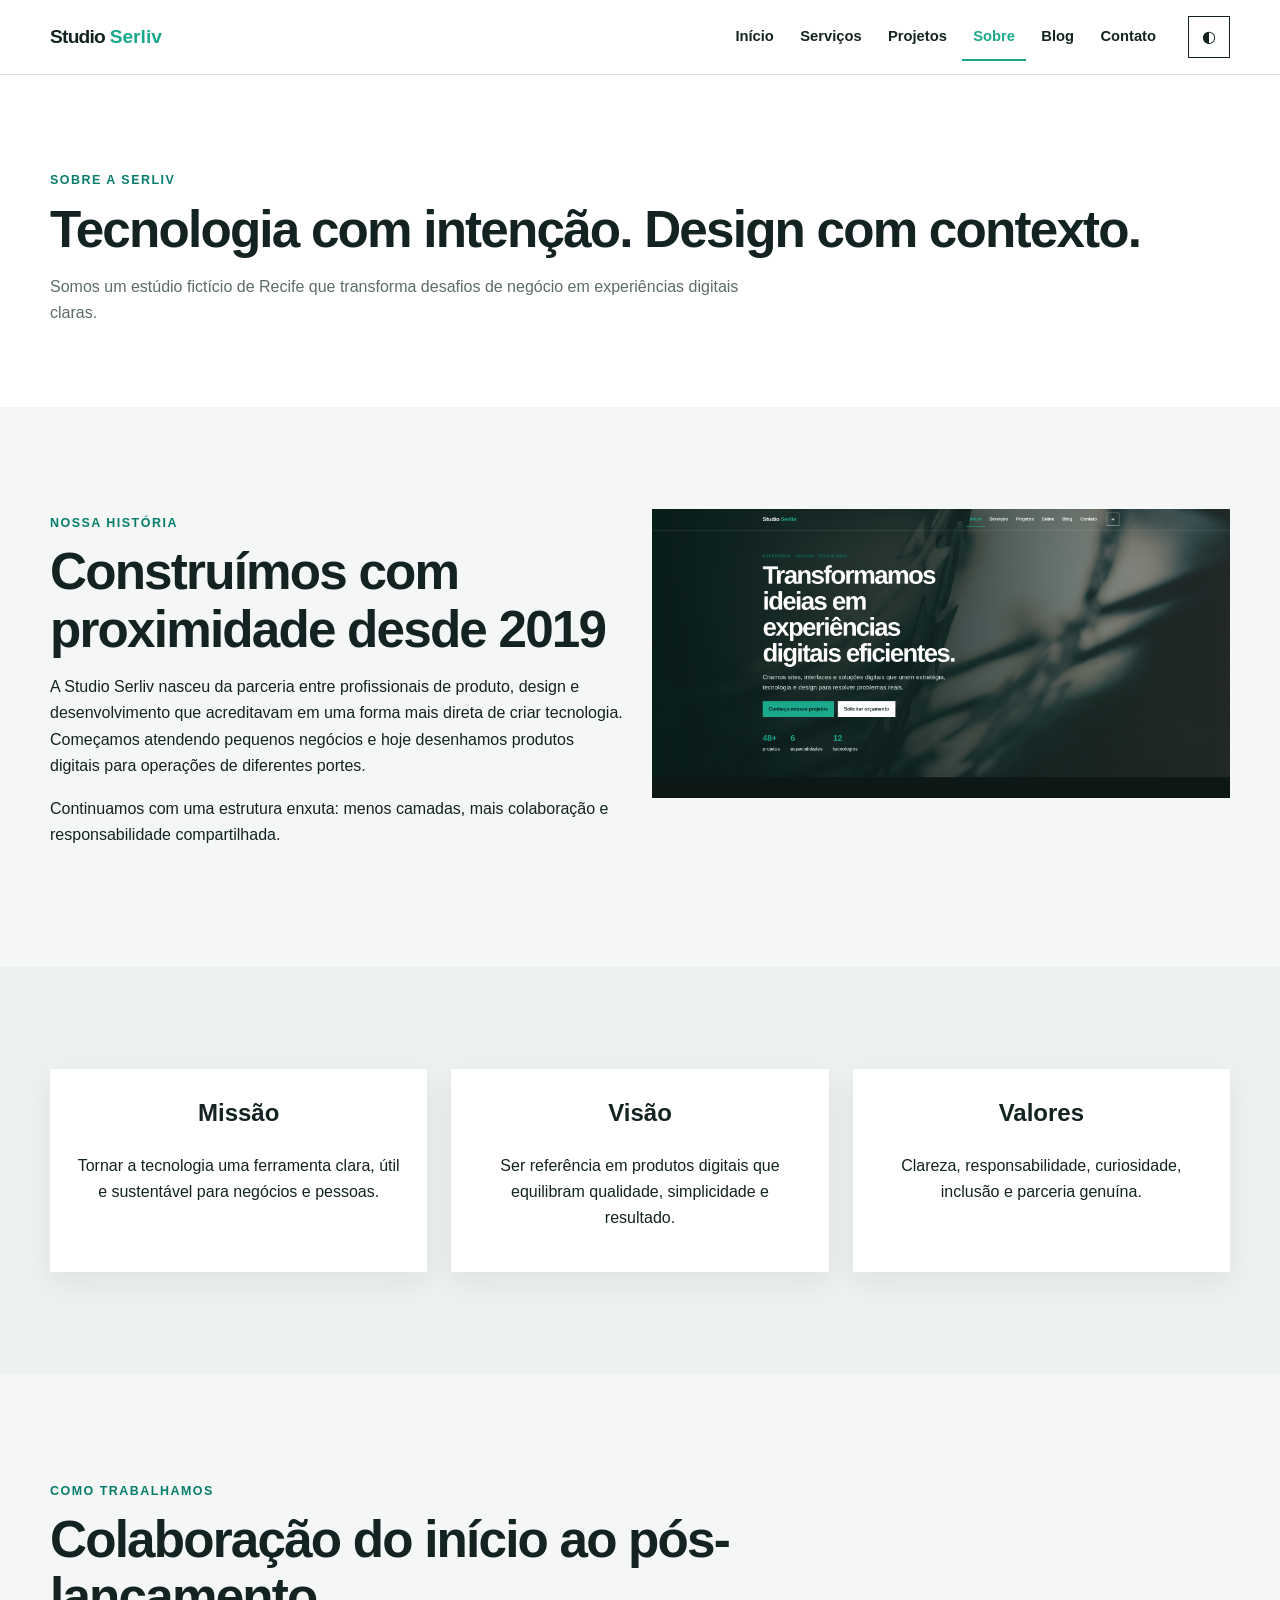
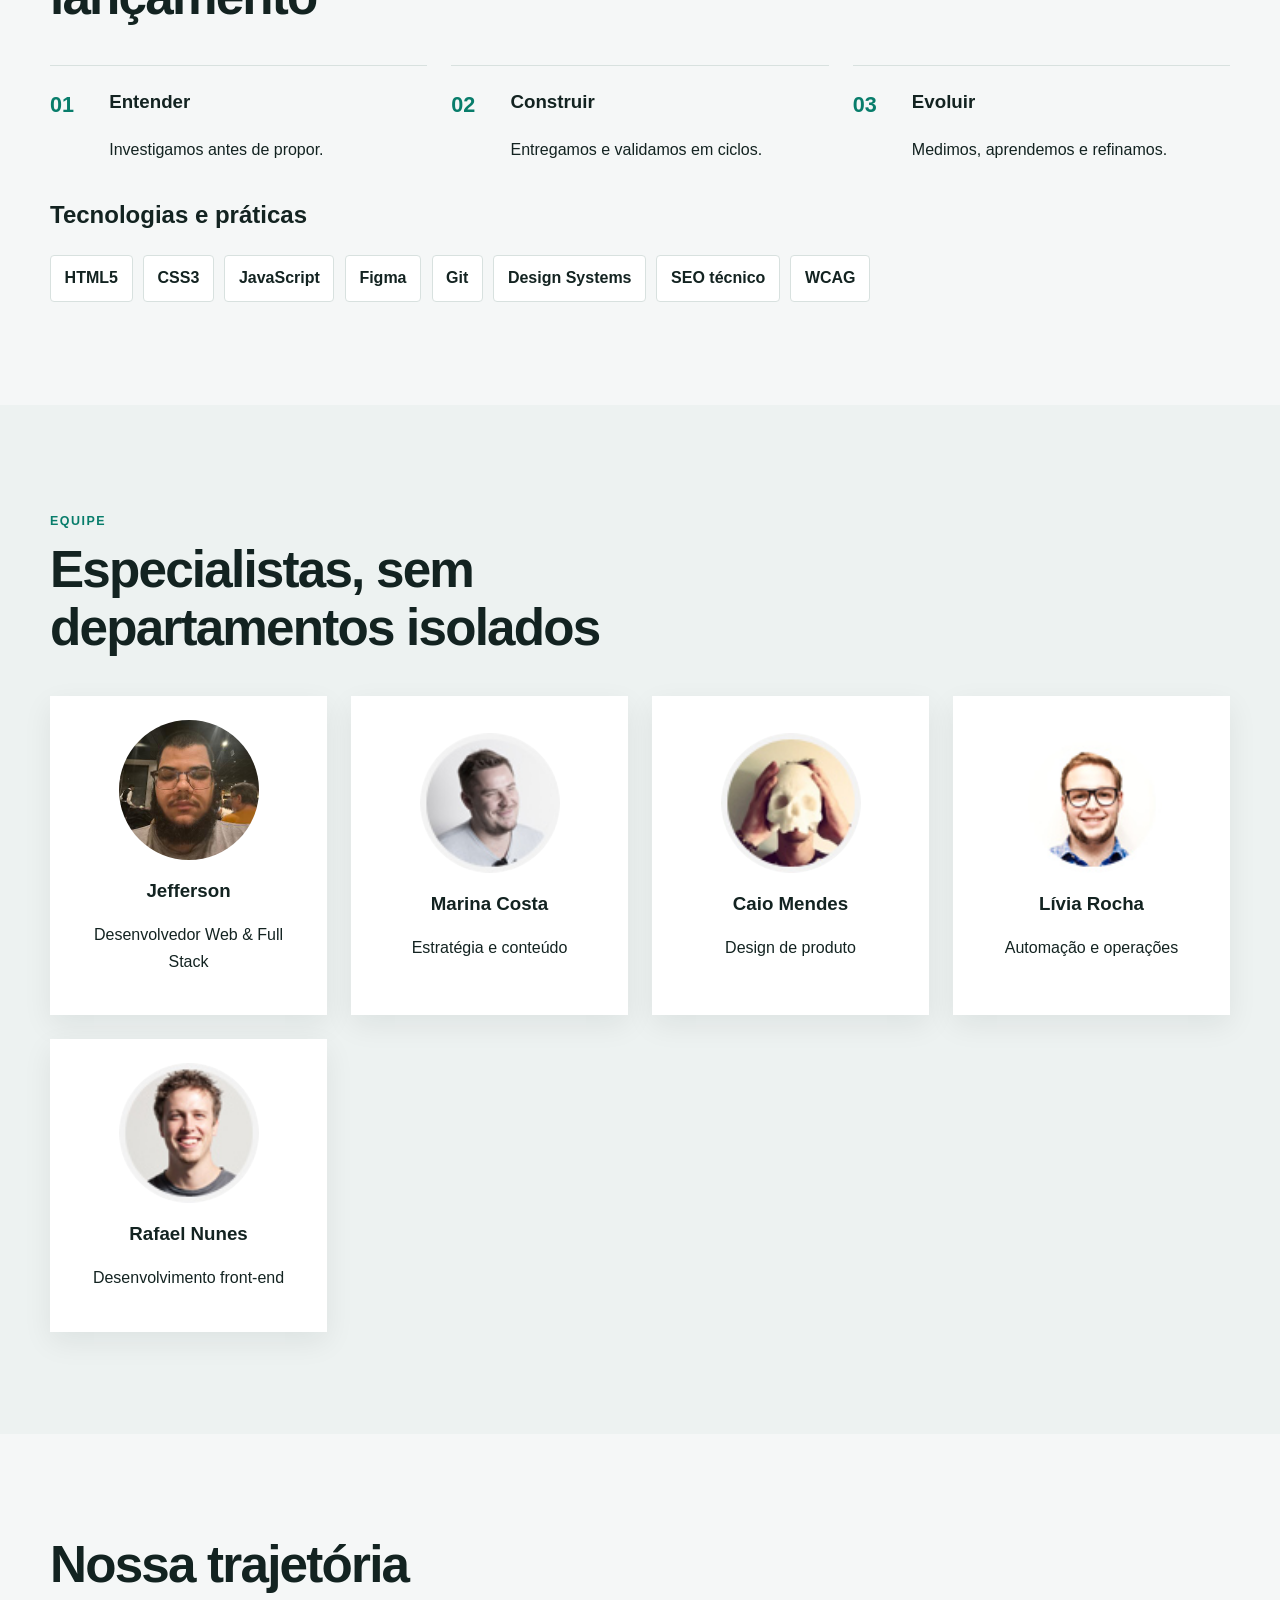
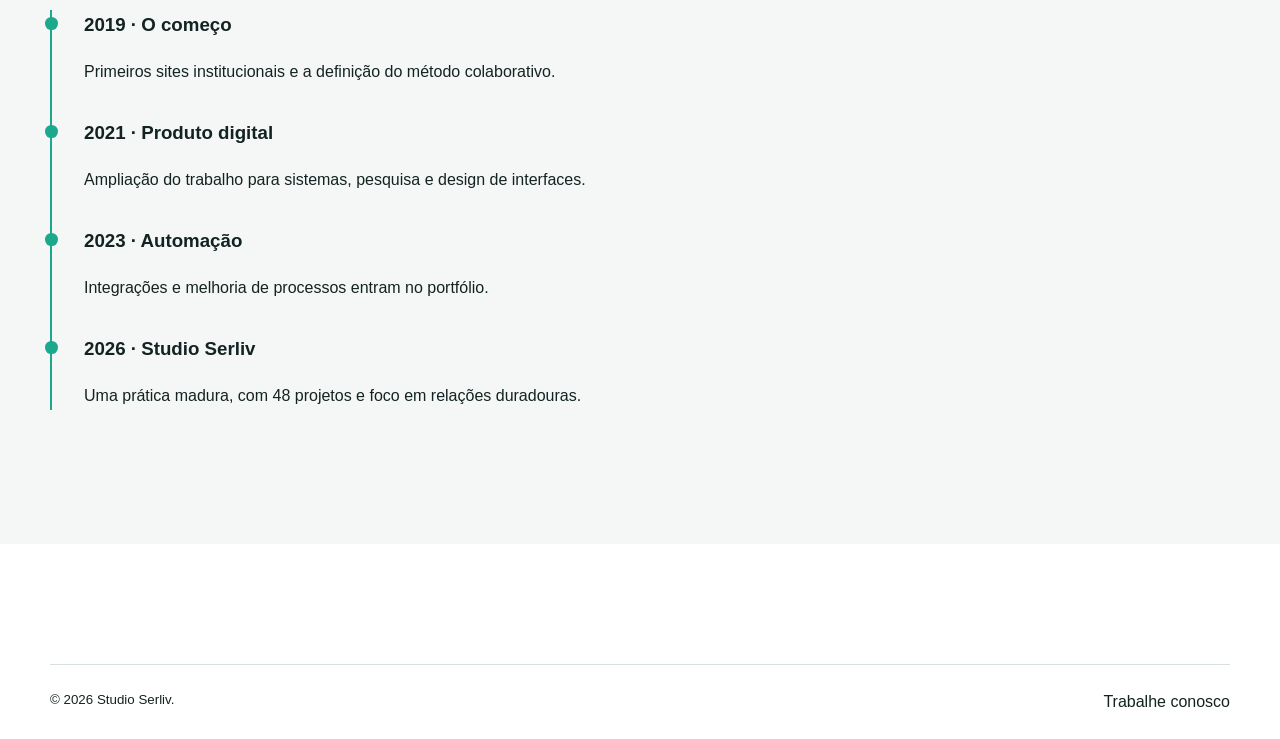
<file: pages/sobre.html>
<!doctype html><html lang="pt-BR"><head><meta charset="utf-8"><meta name="viewport" content="width=device-width,initial-scale=1"><meta name="description" content="Conheça a história, valores, equipe e processo do Studio Serliv."><title>Sobre | Studio Serliv</title><link rel="stylesheet" href="../css/normalize.css"><link rel="stylesheet" href="../css/global.css"><link rel="stylesheet" href="../css/componentes.css"><link rel="stylesheet" href="../css/paginas.css"><link rel="stylesheet" href="../css/responsivo.css"><link rel="stylesheet" href="../css/ajustes.css"></head><body data-prefixo="../"><a class="pular" href="#conteudo">Pular para o conteúdo</a><header class="cabecalho"><div class="container cabecalho__interno"><a class="logo" href="../index.html">Studio <span>Serliv</span></a><nav class="menu" data-menu><ul class="menu__lista"><li><a href="../index.html">Início</a></li><li><a href="servicos.html">Serviços</a></li><li><a href="projetos.html">Projetos</a></li><li><a href="sobre.html" aria-current="page">Sobre</a></li><li><a href="blog.html">Blog</a></li><li><a href="contato.html">Contato</a></li></ul></nav><button class="icone-botao" data-tema aria-label="Alternar tema">◐</button><button class="icone-botao menu-toggle" data-menu-toggle aria-expanded="false">☰</button></div></header><main id="conteudo"><section class="pagina-topo"><div class="container"><span class="sobretitulo">Sobre a Serliv</span><h1 class="titulo-secao">Tecnologia com intenção. Design com contexto.</h1><p>Somos um estúdio fictício de Recife que transforma desafios de negócio em experiências digitais claras.</p></div></section><section class="secao"><div class="container grade grade--2"><article><span class="sobretitulo">Nossa história</span><h2 class="titulo-secao">Construímos com proximidade desde 2019</h2><p>A Studio Serliv nasceu da parceria entre profissionais de produto, design e desenvolvimento que acreditavam em uma forma mais direta de criar tecnologia. Começamos atendendo pequenos negócios e hoje desenhamos produtos digitais para operações de diferentes portes.</p><p>Continuamos com uma estrutura enxuta: menos camadas, mais colaboração e responsabilidade compartilhada.</p></article><img src="../assets/imagens/print.png" alt="Versão atual do site do Studio Serliv"></div></section><section class="secao secao--suave"><div class="container grade grade--3"><article class="card valor-card"><h2>Missão</h2><p>Tornar a tecnologia uma ferramenta clara, útil e sustentável para negócios e pessoas.</p></article><article class="card valor-card"><h2>Visão</h2><p>Ser referência em produtos digitais que equilibram qualidade, simplicidade e resultado.</p></article><article class="card valor-card"><h2>Valores</h2><p>Clareza, responsabilidade, curiosidade, inclusão e parceria genuína.</p></article></div></section><section class="secao"><div class="container"><header class="secao__cabecalho"><span class="sobretitulo">Como trabalhamos</span><h2 class="titulo-secao">Colaboração do início ao pós-lançamento</h2></header><div class="grade grade--3 processo"><article class="processo__item"><h3>Entender</h3><p>Investigamos antes de propor.</p></article><article class="processo__item"><h3>Construir</h3><p>Entregamos e validamos em ciclos.</p></article><article class="processo__item"><h3>Evoluir</h3><p>Medimos, aprendemos e refinamos.</p></article></div><h2>Tecnologias e práticas</h2><div class="tecnologias"><span class="tecnologia">HTML5</span><span class="tecnologia">CSS3</span><span class="tecnologia">JavaScript</span><span class="tecnologia">Figma</span><span class="tecnologia">Git</span><span class="tecnologia">Design Systems</span><span class="tecnologia">SEO técnico</span><span class="tecnologia">WCAG</span></div></div></section><section class="secao secao--suave"><div class="container"><header class="secao__cabecalho"><span class="sobretitulo">Equipe</span><h2 class="titulo-secao">Especialistas, sem departamentos isolados</h2></header><div class="grade grade--4"><article class="card equipe-card equipe-card--principal"><img src="../assets/imagens/foto-minha.jpg" alt="Jefferson, desenvolvedor web e full stack"><h3>Jefferson</h3><p>Desenvolvedor Web &amp; Full Stack</p></article><article class="card equipe-card"><img src="../assets/imagens/av01.jpg" alt="Marina Costa"><h3>Marina Costa</h3><p>Estratégia e conteúdo</p></article><article class="card equipe-card"><img src="../assets/imagens/av02.jpg" alt="Caio Mendes"><h3>Caio Mendes</h3><p>Design de produto</p></article><article class="card equipe-card"><img src="../assets/imagens/av03.jpg" alt="Lívia Rocha"><h3>Lívia Rocha</h3><p>Automação e operações</p></article><article class="card equipe-card"><img src="../assets/imagens/av04.jpg" alt="Rafael Nunes"><h3>Rafael Nunes</h3><p>Desenvolvimento front-end</p></article></div></div></section><section class="secao"><div class="container"><h2 class="titulo-secao">Nossa trajetória</h2><div class="linha-tempo"><article><h3>2019 · O começo</h3><p>Primeiros sites institucionais e a definição do método colaborativo.</p></article><article><h3>2021 · Produto digital</h3><p>Ampliação do trabalho para sistemas, pesquisa e design de interfaces.</p></article><article><h3>2023 · Automação</h3><p>Integrações e melhoria de processos entram no portfólio.</p></article><article><h3>2026 · Studio Serliv</h3><p>Uma prática madura, com 48 projetos e foco em relações duradouras.</p></article></div></div></section></main><footer class="rodape"><div class="container rodape__base"><small>© <span data-ano></span> Studio Serliv.</small><a href="contato.html">Trabalhe conosco</a></div></footer><button class="icone-botao voltar-topo" data-voltar-topo>↑</button><script src="../js/principal.js"></script><script src="../js/menu.js"></script><script src="../js/tema.js"></script></body></html>
</file>
<file: css/global.css>
:root{--cor-primaria:#1ca88c;--cor-primaria-forte:#087d6b;--cor-fundo:#f5f7f7;--cor-superficie:#fff;--cor-superficie-2:#edf2f1;--cor-texto:#132321;--cor-texto-secundario:#5c6c69;--cor-escura:#102522;--borda:#d8e1df;--erro:#b42318;--sucesso:#087d54;--sombra:0 14px 38px rgba(10,35,31,.09);--container:1180px;--raio:8px;--transicao:180ms ease;--fonte:"Segoe UI",Inter,Arial,sans-serif;--espaco-secao:clamp(4.5rem,8vw,7.5rem)}
[data-tema="escuro"]{--cor-fundo:#0d1716;--cor-superficie:#142220;--cor-superficie-2:#1a2c29;--cor-texto:#edf7f5;--cor-texto-secundario:#aec2be;--borda:#29423e;--sombra:0 16px 42px rgba(0,0,0,.24)}
body{font-family:var(--fonte);background:var(--cor-fundo);color:var(--cor-texto);line-height:1.65;overflow-x:hidden;transition:background var(--transicao),color var(--transicao)}body.sem-rolagem{overflow:hidden}a{text-decoration:none}button{color:inherit}.container{width:min(calc(100% - 2rem),var(--container));margin-inline:auto}.secao{padding-block:var(--espaco-secao)}.secao--suave{background:var(--cor-superficie-2)}.secao__cabecalho{max-width:720px;margin-bottom:2.5rem}.sobretitulo{display:inline-block;color:var(--cor-primaria-forte);font-weight:800;letter-spacing:.12em;text-transform:uppercase;font-size:.78rem;margin-bottom:.6rem}.titulo-secao{font-size:clamp(2rem,4vw,3.25rem);line-height:1.12;letter-spacing:-.035em;margin-bottom:1rem}.texto-grande{font-size:clamp(1.05rem,2vw,1.25rem);color:var(--cor-texto-secundario)}.muted{color:var(--cor-texto-secundario)}.grade{display:grid;gap:1.5rem}.grade--2{grid-template-columns:repeat(2,minmax(0,1fr))}.grade--3{grid-template-columns:repeat(3,minmax(0,1fr))}.grade--4{grid-template-columns:repeat(4,minmax(0,1fr))}.acoes{display:flex;flex-wrap:wrap;gap:.8rem;margin-top:1.8rem}.botao{display:inline-flex;align-items:center;justify-content:center;gap:.55rem;min-height:46px;padding:.72rem 1.2rem;border:1px solid var(--cor-primaria);background:var(--cor-primaria);color:#06221d;font-weight:800;border-radius:5px;transition:transform var(--transicao),background var(--transicao),color var(--transicao)}.botao:hover{background:var(--cor-primaria-forte);color:#fff;transform:translateY(-2px)}.botao--secundario{background:transparent;color:var(--cor-texto);border-color:var(--borda)}.botao--claro{background:#fff;color:#102522;border-color:#fff}.botao--pequeno{min-height:38px;padding:.5rem .8rem;font-size:.9rem}.icone-texto{display:inline-flex;align-items:center;gap:.45rem}.pular{position:fixed;z-index:999;top:.5rem;left:.5rem;transform:translateY(-150%);background:var(--cor-primaria);color:#071a17;padding:.6rem 1rem}.pular:focus{transform:none}:focus-visible{outline:3px solid #f2b84b;outline-offset:3px}.pagina-topo{padding:clamp(8rem,13vw,11rem) 0 4rem;background:var(--cor-escura);color:#fff}.pagina-topo p{max-width:700px;color:#c8d8d5}.etiqueta{display:inline-flex;padding:.25rem .6rem;background:color-mix(in srgb,var(--cor-primaria) 16%,transparent);color:var(--cor-primaria-forte);border-radius:3px;font-size:.78rem;font-weight:800}.lista-limpa{list-style:none;margin:0}.revelar{opacity:0;transform:translateY(18px);transition:.55s ease}.revelar.visivel{opacity:1;transform:none}.vazio{text-align:center;padding:3rem;border:1px dashed var(--borda);color:var(--cor-texto-secundario)}
</file>
<file: css/componentes.css>
.cabecalho{position:fixed;inset:0 0 auto;z-index:50;color:#fff;border-bottom:1px solid rgba(255,255,255,.15);transition:background var(--transicao),box-shadow var(--transicao)}.cabecalho.rolado{background:color-mix(in srgb,var(--cor-superficie) 94%,transparent);color:var(--cor-texto);box-shadow:var(--sombra);backdrop-filter:blur(12px)}.cabecalho__interno{min-height:74px;display:flex;align-items:center;gap:1.3rem}.logo{font-size:1.2rem;font-weight:900;letter-spacing:-.04em;margin-right:auto}.logo span{color:var(--cor-primaria);letter-spacing:.06em}.menu__lista{display:flex;align-items:center;gap:.25rem;list-style:none;margin:0}.menu a{display:block;padding:.65rem .7rem;font-size:.92rem;font-weight:700;border-bottom:2px solid transparent}.menu a:hover,.menu a[aria-current="page"]{color:var(--cor-primaria);border-color:var(--cor-primaria)}.icone-botao{width:42px;height:42px;display:grid;place-items:center;border:1px solid currentColor;background:transparent;border-radius:5px}.menu-toggle{display:none}.rodape{background:#0b1b19;color:#c2d1ce;padding:4.5rem 0 1.5rem}.rodape h2,.rodape h3{color:#fff}.rodape__grade{display:grid;grid-template-columns:2fr repeat(3,1fr);gap:2rem}.rodape a:hover{color:var(--cor-primaria)}.rodape li{margin:.45rem 0}.rodape__base{border-top:1px solid #28413d;margin-top:3rem;padding-top:1.5rem;display:flex;justify-content:space-between;gap:1rem}.card{background:var(--cor-superficie);border:1px solid var(--borda);border-radius:var(--raio);box-shadow:0 8px 22px rgba(10,35,31,.04);overflow:hidden}.card__corpo{padding:1.35rem}.card__imagem{width:100%;aspect-ratio:16/10;object-fit:cover}.card__icone{width:48px;height:48px;display:grid;place-items:center;background:var(--cor-superficie-2);color:var(--cor-primaria-forte);font-size:1.35rem;border-radius:5px;margin-bottom:1rem}.card h3{line-height:1.3}.card__tecnologias{display:flex;flex-wrap:wrap;gap:.35rem;margin:1rem 0}.card__tecnologias span{font-size:.73rem;border:1px solid var(--borda);padding:.18rem .45rem;border-radius:3px}.filtros{display:flex;flex-wrap:wrap;gap:.5rem;margin-bottom:1.5rem}.filtro{padding:.55rem .85rem;border:1px solid var(--borda);background:var(--cor-superficie);border-radius:4px}.filtro.ativo{background:var(--cor-primaria);border-color:var(--cor-primaria);color:#08211c;font-weight:800}.campo{display:grid;gap:.4rem}.campo label{font-weight:700}.campo input,.campo select,.campo textarea,.busca{width:100%;padding:.78rem .9rem;border:1px solid var(--borda);border-radius:5px;background:var(--cor-superficie);color:var(--cor-texto)}.campo.erro input,.campo.erro select,.campo.erro textarea{border-color:var(--erro)}.campo__erro{min-height:1.2em;color:var(--erro);font-size:.82rem}.barra-ferramentas{display:grid;grid-template-columns:minmax(220px,1fr) auto;gap:1rem;margin-bottom:2rem}.modal{position:fixed;inset:0;z-index:100;display:none;place-items:center;padding:1rem;background:rgba(2,15,13,.76)}.modal.aberto{display:grid}.modal__conteudo{width:min(760px,100%);max-height:90vh;overflow:auto;background:var(--cor-superficie);border-radius:var(--raio);box-shadow:var(--sombra);position:relative}.modal__fechar{position:absolute;right:.8rem;top:.8rem;background:var(--cor-superficie);z-index:2}.modal__imagem{width:100%;aspect-ratio:16/7;object-fit:cover}.modal__corpo{padding:1.5rem}.toast-container{position:fixed;right:1rem;bottom:1rem;z-index:150;display:grid;gap:.5rem}.toast{background:var(--cor-escura);color:#fff;padding:.8rem 1rem;border-left:4px solid var(--cor-primaria);box-shadow:var(--sombra);animation:toastEntrada .25s ease}.voltar-topo{position:fixed;right:1rem;bottom:1rem;z-index:40;opacity:0;pointer-events:none;background:var(--cor-primaria);border:0}.voltar-topo.visivel{opacity:1;pointer-events:auto}.toast-container:not(:empty)+.voltar-topo{bottom:5rem}.acordeao__item{border-bottom:1px solid var(--borda)}.acordeao__botao{width:100%;display:flex;justify-content:space-between;text-align:left;padding:1.1rem 0;border:0;background:transparent;font-weight:800}.acordeao__painel{display:none;padding:0 0 1rem;color:var(--cor-texto-secundario)}.acordeao__botao[aria-expanded="true"]+.acordeao__painel{display:block}@keyframes toastEntrada{from{opacity:0;transform:translateY(12px)}}
</file>
<file: css/paginas.css>
.hero{min-height:760px;display:grid;align-items:center;padding:9rem 0 5rem;background:linear-gradient(90deg,rgba(8,28,25,.97) 0%,rgba(8,28,25,.82) 48%,rgba(8,28,25,.35)),url('../assets/imagens/hero.jpg') center/cover;color:#fff}.hero__conteudo{max-width:720px}.hero h1{font-size:clamp(2.7rem,6vw,5.25rem);line-height:1.02;letter-spacing:-.055em;margin-bottom:1.3rem}.hero p{font-size:clamp(1.05rem,2vw,1.3rem);color:#d4e1de;max-width:650px}.hero__numeros{display:flex;flex-wrap:wrap;gap:2.2rem;margin-top:3rem}.hero__numero strong{display:block;color:var(--cor-primaria);font-size:1.7rem}.servico-card{padding:1.5rem}.projeto-card{transition:transform var(--transicao),box-shadow var(--transicao)}.projeto-card:hover{transform:translateY(-5px);box-shadow:var(--sombra)}.processo{counter-reset:etapa}.processo__item{position:relative;padding:1.3rem 1rem 1rem 3.7rem;border-top:1px solid var(--borda)}.processo__item::before{counter-increment:etapa;content:"0" counter(etapa);position:absolute;left:0;color:var(--cor-primaria-forte);font-weight:900;font-size:1.35rem}.numeros{background:var(--cor-escura);color:#fff}.numero{text-align:center;padding:1.5rem}.numero strong{display:block;font-size:clamp(2.4rem,5vw,4rem);color:var(--cor-primaria);line-height:1}.depoimentos{max-width:860px;margin:auto;text-align:center}.depoimento{display:none}.depoimento.ativo{display:block}.depoimento blockquote{font-size:clamp(1.25rem,2.5vw,1.8rem);line-height:1.55;margin:1.3rem 0}.avatar{width:70px;height:70px;border-radius:50%;object-fit:cover;margin:auto}.carrossel__controles{display:flex;justify-content:center;align-items:center;gap:.6rem;margin-top:1.5rem}.carrossel__indicador{width:9px;height:9px;border:0;border-radius:50%;background:var(--borda)}.carrossel__indicador.ativo{background:var(--cor-primaria)}.chamada{background:var(--cor-primaria);color:#07231e;padding:clamp(3rem,7vw,5.5rem) 0}.chamada__interno{display:flex;align-items:center;justify-content:space-between;gap:2rem}.chamada h2{font-size:clamp(2rem,4vw,3.3rem);max-width:760px;margin:0}.detalhe-servico{padding:2rem;border-left:3px solid var(--cor-primaria)}.tecnologias{display:flex;flex-wrap:wrap;gap:.65rem}.tecnologia{padding:.6rem .85rem;border:1px solid var(--borda);background:var(--cor-superficie);border-radius:4px;font-weight:700}.case-hero{display:grid;grid-template-columns:1fr 1fr;align-items:center;gap:3rem}.case-hero img{box-shadow:var(--sombra)}.galeria img{aspect-ratio:16/10;object-fit:cover}.resultados .card{padding:1.5rem}.resultado strong{font-size:2rem;color:var(--cor-primaria-forte)}.valor-card,.equipe-card{text-align:center;padding:1.5rem}.equipe-card img{width:110px;height:110px;border-radius:50%;object-fit:cover;margin:0 auto 1rem}.linha-tempo{border-left:2px solid var(--cor-primaria);padding-left:2rem}.linha-tempo article{position:relative;margin-bottom:2rem}.linha-tempo article::before{content:"";position:absolute;left:-2.45rem;top:.45rem;width:.8rem;height:.8rem;background:var(--cor-primaria);border-radius:50%}.artigo-destaque{display:grid;grid-template-columns:1.2fr 1fr}.artigo-destaque img{height:100%;object-fit:cover}.artigo-layout{display:grid;grid-template-columns:minmax(0,760px) 250px;gap:4rem;align-items:start}.artigo-conteudo{font-size:1.06rem}.artigo-conteudo h2{margin-top:2.8rem;font-size:1.8rem}.sumario{position:sticky;top:100px}.sumario a{display:block;padding:.4rem 0;color:var(--cor-texto-secundario)}.progresso-leitura{position:fixed;z-index:60;left:0;top:0;height:3px;width:0;background:var(--cor-primaria)}.formulario{padding:2rem}.formulario__grade{display:grid;grid-template-columns:1fr 1fr;gap:1rem}.campo--total{grid-column:1/-1}.contato-layout{display:grid;grid-template-columns:1.4fr .7fr;gap:3rem}.orcamento{padding:2rem}.orcamento__resultado{background:var(--cor-superficie-2);padding:1.4rem;margin-top:1.5rem;border-left:3px solid var(--cor-primaria)}
</file>
<file: css/responsivo.css>
@media(max-width:900px){.menu-toggle{display:grid}.menu{position:fixed;inset:74px 0 auto;background:var(--cor-superficie);color:var(--cor-texto);transform:translateY(-130%);transition:transform .25s ease;box-shadow:var(--sombra)}.menu.aberto{transform:none}.menu__lista{display:block;padding:1rem}.menu a{padding:1rem}.grade--4,.grade--3{grid-template-columns:repeat(2,minmax(0,1fr))}.rodape__grade{grid-template-columns:repeat(2,1fr)}.case-hero,.contato-layout,.artigo-layout{grid-template-columns:1fr}.sumario{position:static;order:-1}.artigo-destaque{grid-template-columns:1fr}}
@media(max-width:640px){.grade--2,.grade--3,.grade--4,.formulario__grade{grid-template-columns:1fr}.campo--total{grid-column:auto}.hero{min-height:680px}.hero__numeros{gap:1.2rem}.chamada__interno,.rodape__base{align-items:flex-start;flex-direction:column}.rodape__grade{grid-template-columns:1fr}.barra-ferramentas{grid-template-columns:1fr}.formulario,.orcamento{padding:1.2rem}.pagina-topo{padding-top:7rem}.cabecalho__interno{gap:.6rem}.botao{width:100%}.acoes .botao{flex:1 1 200px}}
@media(prefers-reduced-motion:reduce){*,*::before,*::after{scroll-behavior:auto!important;animation-duration:.01ms!important;animation-iteration-count:1!important;transition-duration:.01ms!important}.revelar{opacity:1;transform:none}}
</file>
<file: css/ajustes.css>
.logo span{letter-spacing:0}.icone-botao,.botao{border-radius:0}.card{border:0;border-radius:0;box-shadow:0 10px 28px rgba(10,35,31,.07)}.card__corpo{padding:1.5rem}.card__tecnologias{gap:.45rem;margin:1.1rem 0 1.35rem}.card__tecnologias span{border:0;border-radius:0;background:var(--cor-superficie-2);padding:.25rem .5rem}.filtros{gap:.6rem;margin-top:1.35rem;margin-bottom:1.8rem}.filtro{border:0;border-radius:0}.campo input,.campo select,.campo textarea,.busca{border-radius:0}.modal__conteudo{border-radius:0}
.servico-card{position:relative;min-height:270px;padding:7.5rem 1.5rem 1.5rem}.servico-card::before{content:"";position:absolute;inset:0 0 auto;height:6rem;background-position:center;background-size:cover;filter:saturate(.72)}.servico-card:nth-child(1)::before{background-image:url('../assets/imagens/c01.jpg')}.servico-card:nth-child(2)::before{background-image:url('../assets/imagens/c02.jpg')}.servico-card:nth-child(3)::before{background-image:url('../assets/imagens/c03.jpg')}.servico-card:nth-child(4)::before{background-image:url('../assets/imagens/c04.jpg')}.servico-card:nth-child(5)::before{background-image:url('../assets/imagens/05.jpg')}.servico-card:nth-child(6)::before{background-image:url('../assets/imagens/06.jpg')}.detalhe-servico{border-left:0;border-top:4px solid var(--cor-primaria)}.detalhe-servico .botao{margin-top:1.5rem}.valor-card,.equipe-card{border-radius:0}.equipe-card img{width:100%;height:220px;border-radius:0;object-fit:cover;margin:0 0 1.2rem}
.detalhe-servico{display:flex;flex-direction:column;align-items:flex-start}.detalhe-servico .tecnologias{margin-top:auto}.detalhe-servico .botao{flex:0 0 auto}.equipe-card,.equipe-card--principal{display:flex;flex-direction:column;justify-content:center;text-align:center}.equipe-card img,.equipe-card--principal img{width:140px;height:140px;margin:0 auto 1.2rem;border-radius:50%;object-fit:cover;object-position:center 32%}.equipe-card:nth-child(2) img{object-position:center 28%}.equipe-card:nth-child(3) img{object-position:center 30%}.equipe-card:nth-child(4) img{object-position:center 30%}.equipe-card:nth-child(5) img{object-position:center 28%}
[data-tema="claro"] .pagina-topo,[data-tema="claro"] .numeros,[data-tema="claro"] .rodape{background:#fff;color:var(--cor-texto)}[data-tema="claro"] .pagina-topo p{color:var(--cor-texto-secundario)}[data-tema="claro"] .rodape h2,[data-tema="claro"] .rodape h3{color:var(--cor-texto)}[data-tema="claro"] .rodape__base{border-color:var(--borda)}[data-tema="claro"] .cabecalho:not(.rolado){background:#fff;color:var(--cor-texto);border-color:var(--borda)}
.depoimentos .avatar{width:clamp(130px,16vw,180px);height:clamp(130px,16vw,180px);object-fit:cover;object-position:center 30%;border-radius:50%;box-shadow:0 12px 30px rgba(10,35,31,.14)}
</file>
